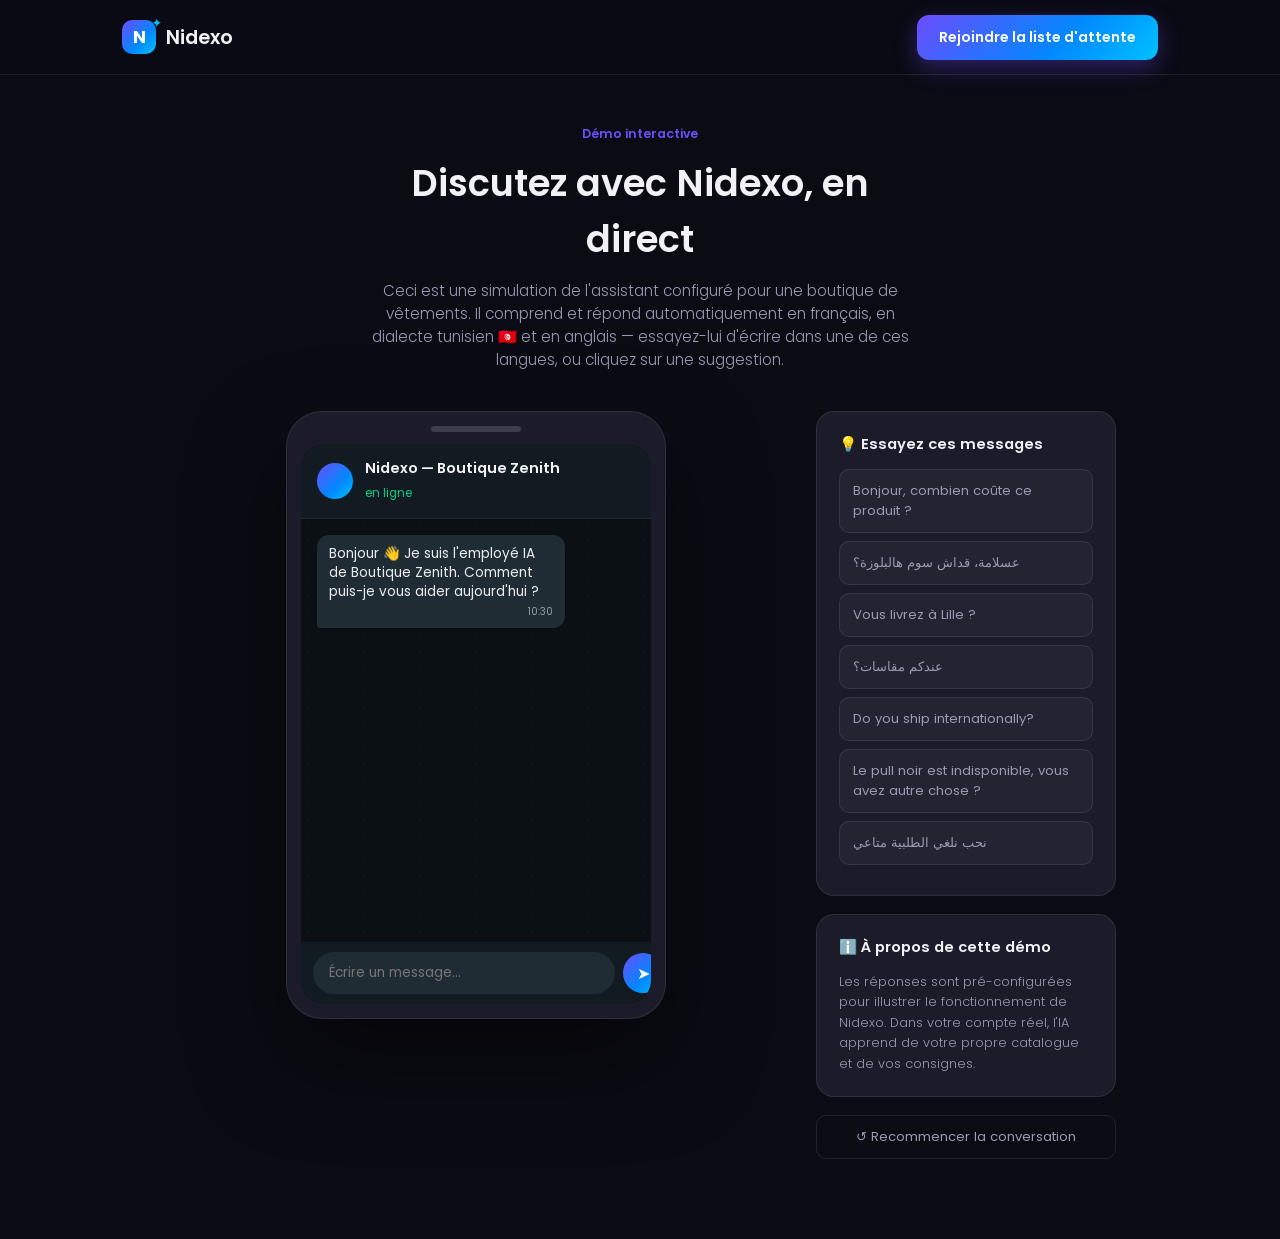
<file: demo-chat.html>
<!DOCTYPE html>
<html lang="fr">
<head>
<meta charset="UTF-8">
<meta name="viewport" content="width=device-width, initial-scale=1.0">
<title>Nidexo — Démo WhatsApp</title>
<link rel="preconnect" href="https://fonts.googleapis.com">
<link href="https://fonts.googleapis.com/css2?family=Poppins:wght@300;400;500;600;700&display=swap" rel="stylesheet">
<style>
  :root{
    --purple:#6C4DFF; --blue:#0288FF; --cyan:#00C2FF; --green:#00D084; --pink:#FF4D9D;
    --bg:#0B0B14; --card:#1B1B29; --line:rgba(255,255,255,0.09);
    --text:#F1F1F6; --text-dim:#9A9AB0; --text-faint:#65657A;
    --grad: linear-gradient(135deg, var(--purple), var(--blue) 60%, var(--cyan));
    --wa-bg:#0A1014;
  }
  *{box-sizing:border-box;margin:0;padding:0;}
  body{background:var(--bg);color:var(--text);font-family:'Poppins',sans-serif;font-weight:400;-webkit-font-smoothing:antialiased;min-height:100vh;}
  a{color:inherit;text-decoration:none;}
  .mark{width:34px;height:34px;border-radius:10px;background:var(--grad);display:flex;align-items:center;justify-content:center;position:relative;flex-shrink:0;}
  .mark::after{content:"N";font-weight:700;color:#fff;font-size:1.05rem;}
  .mark::before{content:"✦";position:absolute;top:-5px;right:-5px;font-size:0.7rem;color:var(--cyan);}
  .logo{display:flex;align-items:center;gap:10px;font-weight:600;font-size:1.2rem;}

  nav{position:sticky;top:0;z-index:100;background:rgba(11,11,20,0.85);backdrop-filter:blur(14px);border-bottom:1px solid var(--line);}
  nav .wrap{max-width:1100px;margin:0 auto;padding:0 32px;display:flex;align-items:center;justify-content:space-between;height:74px;}
  @media(max-width:640px){nav .wrap{padding:0 20px;}}
  .btn{display:inline-flex;align-items:center;gap:8px;padding:12px 22px;border-radius:12px;font-weight:600;font-size:0.88rem;cursor:pointer;border:none;font-family:inherit;}
  .btn-primary{background:var(--grad);color:#fff;box-shadow:0 8px 22px rgba(108,77,255,0.35);}

  .page{max-width:1000px;margin:0 auto;padding:50px 24px 80px;}
  .intro{text-align:center;max-width:560px;margin:0 auto 40px;}
  .intro .eyebrow{font-size:0.78rem;color:var(--purple);font-weight:600;margin-bottom:12px;}
  .intro h1{font-size:clamp(1.7rem,3.2vw,2.3rem);font-weight:600;margin-bottom:12px;}
  .intro p{color:var(--text-dim);font-weight:300;font-size:0.95rem;}

  .demo-grid{display:grid;grid-template-columns:1fr 300px;gap:28px;align-items:start;}
  @media(max-width:820px){.demo-grid{grid-template-columns:1fr;}}

  /* PHONE FRAME */
  .phone{max-width:380px;margin:0 auto;background:var(--card);border-radius:36px;border:1px solid var(--line);padding:14px;box-shadow:0 40px 90px rgba(0,0,0,0.5);}
  .phone-notch{width:90px;height:6px;background:rgba(255,255,255,0.15);border-radius:10px;margin:0 auto 12px;}
  .wa-window{background:var(--wa-bg);border-radius:24px;overflow:hidden;height:560px;display:flex;flex-direction:column;}
  .wa-header{background:#111B21;padding:14px 16px;display:flex;align-items:center;gap:12px;border-bottom:1px solid rgba(255,255,255,0.06);}
  .wa-header .av{width:36px;height:36px;border-radius:50%;background:var(--grad);flex-shrink:0;}
  .wa-header .meta b{display:block;font-size:0.9rem;font-weight:600;}
  .wa-header .meta span{font-size:0.72rem;color:var(--green);}
  .wa-body{flex:1;overflow-y:auto;padding:16px;display:flex;flex-direction:column;gap:8px;background-image:radial-gradient(rgba(255,255,255,0.02) 1px, transparent 1px);background-size:14px 14px;}
  .msg{max-width:78%;padding:9px 12px;border-radius:12px;font-size:0.85rem;line-height:1.4;position:relative;}
  .msg.in{align-self:flex-start;background:#1F2C34;color:#E9EDEF;border-bottom-left-radius:3px;}
  .msg.out{align-self:flex-end;background:#8B6CFF;color:#fff;border-bottom-right-radius:3px;}
  .msg .time{display:block;font-size:0.62rem;opacity:0.6;margin-top:4px;text-align:right;}
  .typing-ind{align-self:flex-start;display:flex;gap:4px;padding:10px 13px;background:#1F2C34;border-radius:12px;border-bottom-left-radius:3px;}
  .typing-ind span{width:5px;height:5px;border-radius:50%;background:#8b98a1;animation:blink 1s infinite ease-in-out;}
  .typing-ind span:nth-child(2){animation-delay:.15s;}
  .typing-ind span:nth-child(3){animation-delay:.3s;}
  @keyframes blink{0%,80%,100%{opacity:.3;}40%{opacity:1;}}
  .wa-input{background:#111B21;padding:10px 12px;display:flex;gap:8px;align-items:center;}
  .wa-input input{flex:1;background:#1F2C34;border:none;border-radius:22px;padding:11px 16px;color:#fff;font-family:inherit;font-size:0.85rem;}
  .wa-input input:focus{outline:none;}
  .wa-input button{width:40px;height:40px;border-radius:50%;background:var(--grad);border:none;color:#fff;font-size:1rem;cursor:pointer;flex-shrink:0;}

  /* SIDE : SUGGESTIONS */
  .side-card{background:var(--card);border:1px solid var(--line);border-radius:18px;padding:22px;margin-bottom:18px;}
  .side-card h3{font-size:0.92rem;font-weight:600;margin-bottom:14px;}
  .chip{display:block;width:100%;text-align:left;background:rgba(255,255,255,0.04);border:1px solid var(--line);border-radius:10px;padding:11px 13px;font-size:0.82rem;color:var(--text-dim);margin-bottom:8px;cursor:pointer;font-family:inherit;}
  .chip:hover{border-color:var(--purple);color:var(--text);}
  .reset-btn{width:100%;background:transparent;border:1px solid var(--line);color:var(--text-dim);border-radius:10px;padding:11px;font-size:0.82rem;cursor:pointer;font-family:inherit;}
  .reset-btn:hover{color:var(--text);}
</style>
</head>
<body>

<nav>
  <div class="wrap">
    <a href="index.html" class="logo"><div class="mark"></div>Nidexo</a>
    <a href="login.html" class="btn btn-primary">Rejoindre la liste d'attente</a>
  </div>
</nav>

<div class="page">
  <div class="intro">
    <div class="eyebrow">Démo interactive</div>
    <h1>Discutez avec Nidexo, en direct</h1>
    <p>Ceci est une simulation de l'assistant configuré pour une boutique de vêtements. Il comprend et répond automatiquement en français, en dialecte tunisien 🇹🇳 et en anglais — essayez-lui d'écrire dans une de ces langues, ou cliquez sur une suggestion.</p>
  </div>

  <div class="demo-grid">
    <div class="phone">
      <div class="phone-notch"></div>
      <div class="wa-window">
        <div class="wa-header">
          <div class="av"></div>
          <div class="meta"><b>Nidexo — Boutique Zenith</b><span id="statusText">en ligne</span></div>
        </div>
        <div class="wa-body" id="waBody">
          <div class="msg in">Bonjour 👋 Je suis l'employé IA de Boutique Zenith. Comment puis-je vous aider aujourd'hui ?<span class="time">10:30</span></div>
        </div>
        <div class="wa-input">
          <input type="text" id="msgInput" placeholder="Écrire un message…" onkeydown="if(event.key==='Enter') sendMessage()">
          <button onclick="sendMessage()">➤</button>
        </div>
      </div>
    </div>

    <div>
      <div class="side-card">
        <h3>💡 Essayez ces messages</h3>
        <button class="chip" onclick="quickSend('Bonjour, combien coûte ce produit ?')">Bonjour, combien coûte ce produit ?</button>
        <button class="chip" onclick="quickSend('عسلامة، قداش سوم هالبلوزة؟')">عسلامة، قداش سوم هالبلوزة؟</button>
        <button class="chip" onclick="quickSend('Vous livrez à Lille ?')">Vous livrez à Lille ?</button>
        <button class="chip" onclick="quickSend('عندكم مقاسات؟')">عندكم مقاسات؟</button>
        <button class="chip" onclick="quickSend('Do you ship internationally?')">Do you ship internationally?</button>
        <button class="chip" onclick="quickSend('Le pull noir est indisponible, vous avez autre chose ?')">Le pull noir est indisponible, vous avez autre chose ?</button>
        <button class="chip" onclick="quickSend('نحب نلغي الطلبية متاعي')">نحب نلغي الطلبية متاعي</button>
      </div>
      <div class="side-card">
        <h3>ℹ️ À propos de cette démo</h3>
        <p style="font-size:0.8rem;color:var(--text-dim);font-weight:300;line-height:1.6;">Les réponses sont pré-configurées pour illustrer le fonctionnement de Nidexo. Dans votre compte réel, l'IA apprend de votre propre catalogue et de vos consignes.</p>
      </div>
      <button class="reset-btn" onclick="resetChat()">↺ Recommencer la conversation</button>
    </div>
  </div>
</div>

<script>
  const waBody = document.getElementById('waBody');
  const msgInput = document.getElementById('msgInput');

 const rules = [
    {
        kws: ['prix', 'coûte', 'combien', 'som', 'قداش', 'سوم', 'price', 'cost'],
        fr: "Ce produit coûte 89 TND. Souhaitez-vous voir les autres couleurs disponibles ?",
        tn: "سومها 89 دينار 📦 تحب نثبتلك الألوان الأخرى المتوفرة؟",
        en: "This product costs 89 TND. Would you like to see the other available colors?"
    },
    {
        kws: ['livr', 'lille', 'sfax', 'livraison', 'ship', 'deliver', 'shipping', 'تنوصل', 'تنوصلوا'],
        fr: "Oui, absolument ! 🚚 Nous livrons à Lille et dans toute la France sous 48h. Souhaitez-vous passer une commande ?",
        tn: "إي، نوصلوا في كل تونس في ظرف 24 لـ 48 ساعة. تحب نحضرلك الطلبية؟",
        en: "Yes, we deliver anywhere in Tunisia within 24-48h. Would you like me to prepare your order?"
    },
    {
        kws: ['international', 'étranger', 'abroad', 'worldwide'],
        fr: "Oui ! Nous livrons à l'international vers certains pays. Dites-moi votre destination et je vérifie les options.",
        tn: "إي، نوصلوا لبرا تونس لبعض البلدان. قولي وين باش نثبتلك الإمكانيات.",
        en: "Yes! We ship internationally to select countries. Let me know your destination and I'll check the options."
    },
    { kws:['bonjour','salut','عسلامة','سلام','hello','hi'],
      fr:"Bonjour 👋 Ravi de vous aider ! Que cherchez-vous aujourd'hui ?",
      tn:"عسلامة 👋 أهلا بيك! شنية تحب تشري اليوم؟",
      en:"Hello 👋 Happy to help! What are you looking for today?" },
    { kws:['pas dispo','rupture','indisponible','plus de stock','out of stock','unavailable','ماعندكمش','ماما'],
      fr:"Ce modèle est en rupture pour le moment, mais j'ai une alternative très proche en stock, même coupe, coloris gris chiné. Je vous envoie la photo ?",
      tn:"هالموديل نفدلنا توا، أما عندي بديل قريب برشا منّو، نفس القصة، بلون رمادي. نبعثلك تصورتو؟",
      en:"This model is out of stock right now, but I have a very similar alternative in stock, same cut, heather grey. Should I send you the photo?" },
    { kws:['annuler','رجاع','نلغي','remboursement','retour','cancel','refund','return'],
      fr:"Pas de souci, j'ai lancé votre demande de retour et généré l'étiquette de renvoi. Vous recevrez le remboursement sous 5 jours après réception du colis.",
      tn:"ماكاش مشكل، عملتلك طلب الإرجاع وخلقتلك ملصق الطرد. الفلوس ترجعلك في 5 أيام بعد ما توصل الطردية.",
      en:"No worries, I've started your return request and generated the return label. You'll be refunded within 5 days after the parcel is received." },
    { kws:['merci','thanks','thank you','شكرا','يعيشك'],
      fr:"Avec plaisir 😊 N'hésitez pas si vous avez d'autres questions !",
      tn:"يعيشك 😊 حاضرين دايمًا كان عندك سؤال آخر!",
      en:"You're welcome 😊 Feel free to ask if you have any other questions!" }
  ];
  const fallback = {
    fr:"Bonne question ! D'après notre catalogue, je vous recommande notre modèle le plus populaire cette semaine — même style, disponible dans toutes les tailles. Voulez-vous que je vous envoie les détails ?",
    tn:"سؤال محلول 👌 نصحتك بالموديل الأكثر مبيعًا هالجمعة — نفس الستايل ومتوفر في كل المقاسات. تحب نبعثلك التفاصيل؟",
    en:"Good question! Based on our catalog, I'd recommend our most popular model this week — same style, available in every size. Want me to send you the details?"
  };
  const englishHints = ['the','you','do','is','are','how','what','please','need','want','have','ship','order','price','thanks','hello','hi'];

  function detectLang(text){
    if(/[\u0600-\u06FF]/.test(text)) return 'tn';
    const lower = ' ' + text.toLowerCase() + ' ';
    const hits = englishHints.filter(w => lower.includes(' ' + w + ' ')).length;
    return hits > 0 ? 'en' : 'fr';
  }

  function getTime(){
    const d = new Date();
    return d.getHours().toString().padStart(2,'0') + ':' + d.getMinutes().toString().padStart(2,'0');
  }

  function addMessage(text, who){
    const div = document.createElement('div');
    div.className = 'msg ' + who;
    div.innerHTML = text + '<span class="time">' + getTime() + '</span>';
    waBody.appendChild(div);
    waBody.scrollTop = waBody.scrollHeight;
  }

  function showTyping(){
    const t = document.createElement('div');
    t.className = 'typing-ind';
    t.id = 'typingInd';
    t.innerHTML = '<span></span><span></span><span></span>';
    waBody.appendChild(t);
    waBody.scrollTop = waBody.scrollHeight;
  }
  function hideTyping(){
    const t = document.getElementById('typingInd');
    if(t) t.remove();
  }

  function respond(userText){
    const lower = userText.toLowerCase();
    const lang = detectLang(userText);
    let match = rules.find(r => r.kws.some(k => lower.includes(k.toLowerCase())));
    showTyping();
    setTimeout(()=>{
      hideTyping();
      const reply = match ? match[lang] : fallback[lang];
      addMessage(reply, 'in');
    }, 900);
  }

  function sendMessage(){
    const val = msgInput.value.trim();
    if(!val) return;
    addMessage(val, 'out');
    msgInput.value = '';
    respond(val);
  }

  function quickSend(text){
    msgInput.value = text;
    sendMessage();
  }

  function resetChat(){
    waBody.innerHTML = '<div class="msg in">Bonjour 👋 Je suis l\'employé IA de Boutique Zenith. Comment puis-je vous aider aujourd\'hui ?<span class="time">' + getTime() + '</span></div>';
  }
</script>
</body>
</html>
</file>
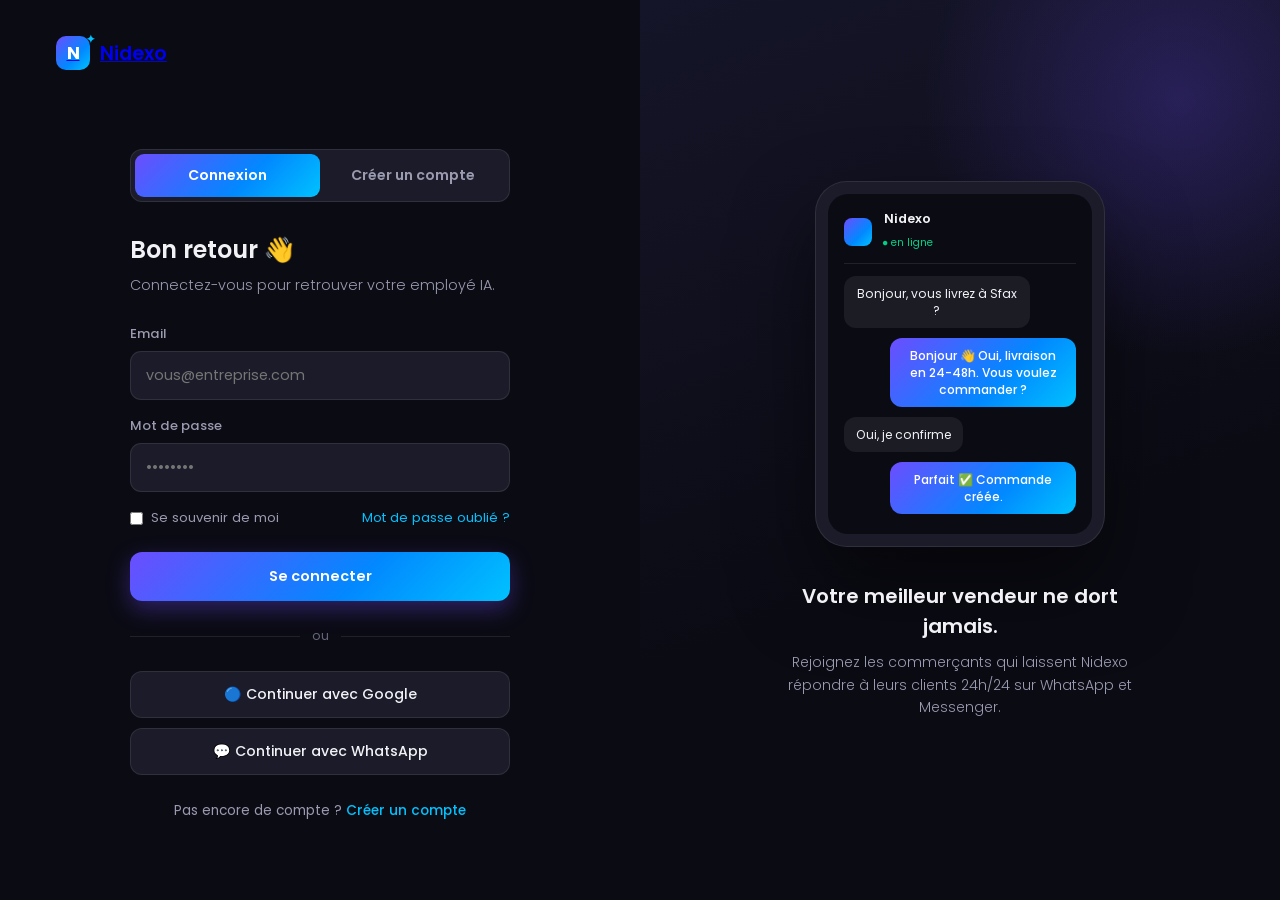
<file: login.html>
<!DOCTYPE html>
<html lang="fr">
<head>
<meta charset="UTF-8">
<meta name="viewport" content="width=device-width, initial-scale=1.0">
<title>Nidexo — Connexion</title>
<link rel="preconnect" href="https://fonts.googleapis.com">
<link href="https://fonts.googleapis.com/css2?family=Poppins:wght@300;400;500;600;700&display=swap" rel="stylesheet">
<style>
  :root{
    --purple:#6C4DFF; --blue:#0288FF; --cyan:#00C2FF; --green:#00D084; --pink:#FF4D9D;
    --bg:#0B0B14; --card:#1B1B29; --line:rgba(255,255,255,0.09);
    --text:#F1F1F6; --text-dim:#9A9AB0; --text-faint:#65657A;
    --grad: linear-gradient(135deg, var(--purple), var(--blue) 60%, var(--cyan));
  }
  *{box-sizing:border-box;margin:0;padding:0;}
  body{background:var(--bg);color:var(--text);font-family:'Poppins',sans-serif;font-weight:400;-webkit-font-smoothing:antialiased;}
  .mark{width:34px;height:34px;border-radius:10px;background:var(--grad);display:flex;align-items:center;justify-content:center;position:relative;flex-shrink:0;}
  .mark::after{content:"N";font-weight:700;color:#fff;font-size:1.05rem;}
  .mark::before{content:"✦";position:absolute;top:-5px;right:-5px;font-size:0.7rem;color:var(--cyan);}
  .logo{display:flex;align-items:center;gap:10px;font-weight:600;font-size:1.2rem;}

  .split{min-height:100vh;display:grid;grid-template-columns:1fr 1fr;}
  @media(max-width:900px){.split{grid-template-columns:1fr;}}

  /* LEFT : FORM */
  .form-side{display:flex;flex-direction:column;padding:36px 56px;}
  @media(max-width:560px){.form-side{padding:28px 24px;}}
  .form-wrap{max-width:380px;margin:auto;width:100%;}

  .tabs{display:flex;background:var(--card);border:1px solid var(--line);border-radius:12px;padding:4px;margin:36px 0 30px;}
  .tabs button{flex:1;border:none;background:none;color:var(--text-dim);font-family:inherit;font-weight:600;font-size:0.88rem;padding:11px;border-radius:9px;cursor:pointer;}
  .tabs button.active{background:var(--grad);color:#fff;}

  .form-wrap h1{font-size:1.5rem;font-weight:600;margin-bottom:8px;}
  .form-wrap p.sub{color:var(--text-dim);font-size:0.9rem;font-weight:300;margin-bottom:28px;}

  .field{margin-bottom:16px;}
  .field label{display:block;font-size:0.82rem;color:var(--text-dim);margin-bottom:7px;font-weight:500;}
  .field input{width:100%;background:var(--card);border:1px solid var(--line);border-radius:11px;padding:13px 15px;color:var(--text);font-family:inherit;font-size:0.9rem;}
  .field input:focus{outline:none;border-color:var(--purple);}
  .field-row{display:grid;grid-template-columns:1fr 1fr;gap:12px;}
  @media(max-width:460px){.field-row{grid-template-columns:1fr;}}

  .row-between{display:flex;justify-content:space-between;align-items:center;font-size:0.82rem;margin:6px 0 24px;}
  .row-between a{color:var(--cyan);text-decoration:none;}
  .checkline{display:flex;align-items:center;gap:8px;color:var(--text-dim);}
  .checkline input{accent-color:var(--purple);}

  .btn{display:inline-flex;align-items:center;justify-content:center;gap:8px;padding:14px 26px;border-radius:12px;font-weight:600;font-size:0.9rem;cursor:pointer;border:none;font-family:inherit;width:100%;transition:transform .18s ease;}
  .btn-primary{background:var(--grad);color:#fff;box-shadow:0 8px 22px rgba(108,77,255,0.35);}
  .btn-primary:hover{transform:translateY(-2px);}

  .divider{display:flex;align-items:center;gap:12px;margin:26px 0;color:var(--text-faint);font-size:0.78rem;}
  .divider::before,.divider::after{content:"";flex:1;height:1px;background:var(--line);}

  .btn-social{display:flex;align-items:center;justify-content:center;gap:10px;background:var(--card);border:1px solid var(--line);border-radius:12px;padding:12px;font-size:0.88rem;font-weight:500;cursor:pointer;color:var(--text);margin-bottom:10px;}
  .btn-social:hover{border-color:rgba(255,255,255,0.2);}

  .switch-text{text-align:center;font-size:0.85rem;color:var(--text-dim);margin-top:26px;}
  .switch-text a{color:var(--cyan);text-decoration:none;font-weight:500;cursor:pointer;}

  .terms-note{font-size:0.75rem;color:var(--text-faint);margin-top:18px;line-height:1.5;text-align:center;}
  .terms-note a{color:var(--text-dim);}

  /* RIGHT : SHOWCASE */
  .showcase{background:linear-gradient(160deg,#151529,#0B0B14 60%);display:flex;flex-direction:column;justify-content:center;align-items:center;padding:60px;position:relative;overflow:hidden;}
  @media(max-width:900px){.showcase{display:none;}}
  .showcase::before{content:"";position:absolute;width:520px;height:520px;background:radial-gradient(circle,rgba(108,77,255,0.25),transparent 70%);top:-160px;right:-160px;}
  .showcase-inner{position:relative;max-width:380px;text-align:center;}
  .phone{width:290px;background:var(--card);border-radius:32px;border:1px solid var(--line);padding:12px;box-shadow:0 40px 80px rgba(0,0,0,0.5);margin:0 auto 34px;}
  .phone-screen{background:var(--bg);border-radius:20px;overflow:hidden;min-height:340px;padding:16px;display:flex;flex-direction:column;gap:10px;}
  .chat-header{display:flex;align-items:center;gap:10px;padding-bottom:10px;border-bottom:1px solid var(--line);margin-bottom:2px;}
  .chat-header .av{width:28px;height:28px;border-radius:8px;background:var(--grad);}
  .chat-header .meta b{display:block;font-size:0.8rem;font-weight:600;}
  .chat-header .meta span{color:var(--green);font-size:0.65rem;}
  .bubble{max-width:80%;padding:9px 12px;border-radius:12px;font-size:0.76rem;line-height:1.4;}
  .bubble.in{align-self:flex-start;background:rgba(255,255,255,0.07);}
  .bubble.out{align-self:flex-end;background:var(--grad);color:#fff;font-weight:500;}
  .showcase-inner h2{font-size:1.25rem;font-weight:600;margin-bottom:10px;}
  .showcase-inner p{color:var(--text-dim);font-size:0.88rem;font-weight:300;line-height:1.6;}
</style>
</head>
<body>

<div class="split">

  <!-- LEFT : FORM -->
  <div class="form-side">
    <a href="index.html" class="logo"><div class="mark"></div>Nidexo</a>

    <div class="form-wrap">
      <div class="tabs">
        <button class="active" onclick="setMode('login')">Connexion</button>
        <button onclick="setMode('signup')">Créer un compte</button>
      </div>

      <!-- LOGIN -->
      <div id="loginForm">
        <h1>Bon retour 👋</h1>
        <p class="sub">Connectez-vous pour retrouver votre employé IA.</p>

        <div class="field"><label>Email</label><input type="email" placeholder="vous@entreprise.com"></div>
        <div class="field"><label>Mot de passe</label><input type="password" placeholder="••••••••"></div>

        <div class="row-between">
          <label class="checkline"><input type="checkbox">Se souvenir de moi</label>
          <a href="#">Mot de passe oublié ?</a>
        </div>

        <button class="btn btn-primary">Se connecter</button>

        <div class="divider">ou</div>
        <div class="btn-social">🔵 Continuer avec Google</div>
        <div class="btn-social">💬 Continuer avec WhatsApp</div>

        <div class="switch-text">Pas encore de compte ? <a onclick="setMode('signup')">Créer un compte</a></div>
      </div>

      <!-- SIGNUP -->
      <div id="signupForm" style="display:none;">
        <h1>Créons votre employé IA 🚀</h1>
        <p class="sub">Ça prend moins de 5 minutes, sans carte bancaire.</p>

        <div class="field"><label>Nom complet</label><input type="text" placeholder="Marouen Ben Salah"></div>
        <div class="field"><label>Nom de l'entreprise</label><input type="text" placeholder="Boutique Zenith"></div>
        <div class="field-row">
          <div class="field"><label>Email</label><input type="email" placeholder="vous@entreprise.com"></div>
          <div class="field"><label>WhatsApp</label><input type="tel" placeholder="+216 ..."></div>
        </div>
        <div class="field"><label>Mot de passe</label><input type="password" placeholder="8 caractères minimum"></div>

        <div class="row-between" style="margin-top:2px;">
          <label class="checkline"><input type="checkbox" checked>J'accepte les <a href="terms.html">conditions d'utilisation</a></label>
        </div>

        <button class="btn btn-primary" onclick="window.location.href='onboarding.html'">Créer mon compte</button>

        <div class="divider">ou</div>
        <div class="btn-social">🔵 S'inscrire avec Google</div>

        <div class="switch-text">Déjà un compte ? <a onclick="setMode('login')">Se connecter</a></div>
        <div class="terms-note">En créant un compte, vous acceptez nos <a href="terms.html">conditions d'utilisation</a> et notre <a href="privacy.html">politique de confidentialité</a>.</div>
      </div>
    </div>
  </div>

  <!-- RIGHT : SHOWCASE -->
  <div class="showcase">
    <div class="showcase-inner">
      <div class="phone">
        <div class="phone-screen">
          <div class="chat-header">
            <div class="av"></div>
            <div class="meta"><b>Nidexo</b><span>● en ligne</span></div>
          </div>
          <div class="bubble in">Bonjour, vous livrez à Sfax ?</div>
          <div class="bubble out">Bonjour 👋 Oui, livraison en 24-48h. Vous voulez commander ?</div>
          <div class="bubble in">Oui, je confirme</div>
          <div class="bubble out">Parfait ✅ Commande créée.</div>
        </div>
      </div>
      <h2>Votre meilleur vendeur ne dort jamais.</h2>
      <p>Rejoignez les commerçants qui laissent Nidexo répondre à leurs clients 24h/24 sur WhatsApp et Messenger.</p>
    </div>
  </div>

</div>

<script>
  function setMode(mode){
    const isLogin = mode === 'login';
    document.getElementById('loginForm').style.display = isLogin ? 'block' : 'none';
    document.getElementById('signupForm').style.display = isLogin ? 'none' : 'block';
    document.querySelectorAll('.tabs button').forEach((b,i)=> b.classList.toggle('active', (i===0)===isLogin));
  }
</script>
</body>
</html>
</file>
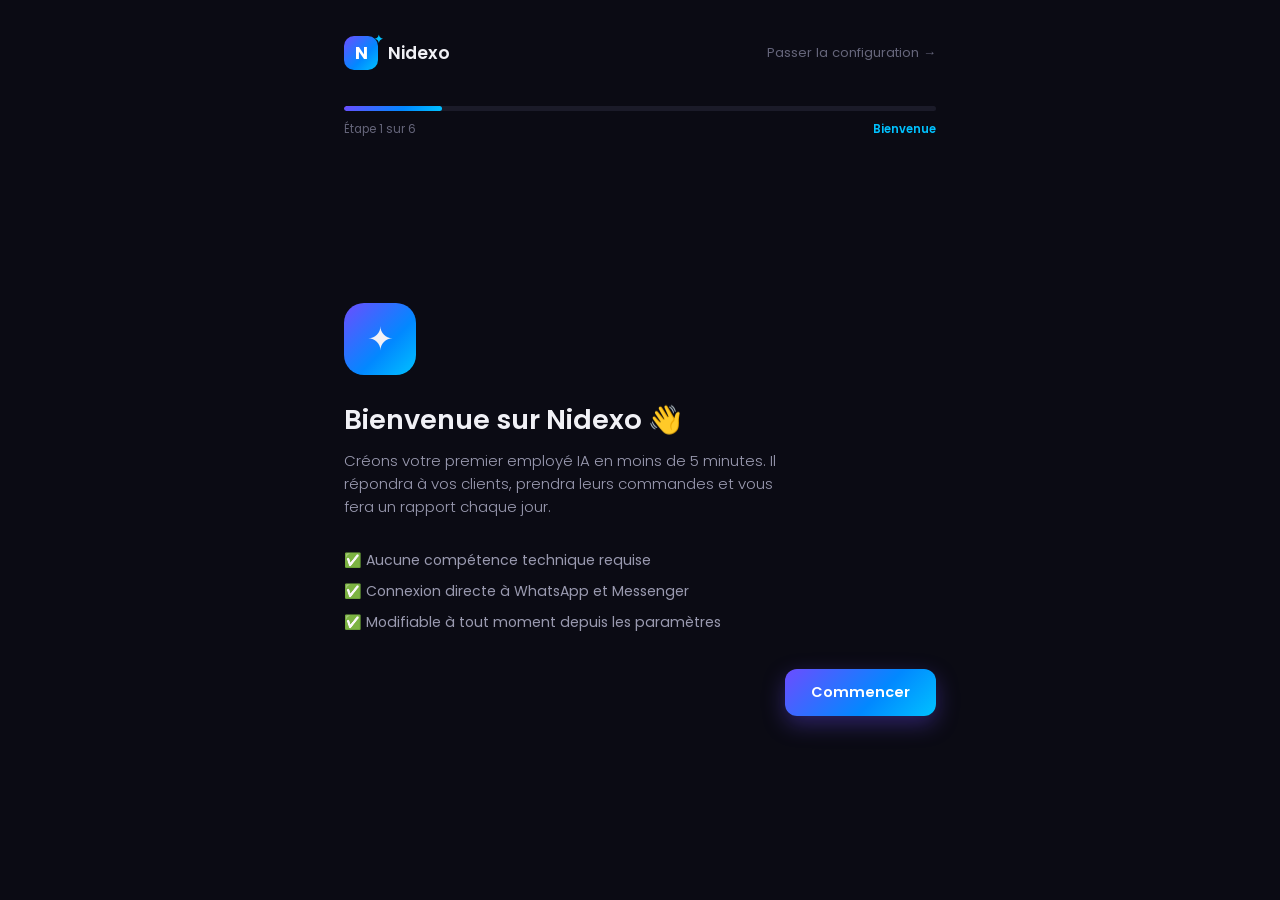
<file: onboarding.html>
<!DOCTYPE html>
<html lang="fr">
<head>
<meta charset="UTF-8">
<meta name="viewport" content="width=device-width, initial-scale=1.0">
<title>Nidexo — Configuration de votre employé IA</title>
<link rel="preconnect" href="https://fonts.googleapis.com">
<link href="https://fonts.googleapis.com/css2?family=Poppins:wght@300;400;500;600;700&display=swap" rel="stylesheet">
<style>
  :root{
    --purple:#6C4DFF; --blue:#0288FF; --cyan:#00C2FF; --green:#00D084; --pink:#FF4D9D;
    --bg:#0B0B14; --card:#1B1B29; --card-soft:#17172380; --line:rgba(255,255,255,0.09);
    --text:#F1F1F6; --text-dim:#9A9AB0; --text-faint:#65657A;
    --grad: linear-gradient(135deg, var(--purple), var(--blue) 60%, var(--cyan));
  }
  *{box-sizing:border-box;margin:0;padding:0;}
  body{background:var(--bg);color:var(--text);font-family:'Poppins',sans-serif;font-weight:400;min-height:100vh;-webkit-font-smoothing:antialiased;}
  .mark{width:34px;height:34px;border-radius:10px;background:var(--grad);display:flex;align-items:center;justify-content:center;position:relative;flex-shrink:0;}
  .mark::after{content:"N";font-weight:700;color:#fff;font-size:1.05rem;}
  .mark::before{content:"✦";position:absolute;top:-5px;right:-5px;font-size:0.7rem;color:var(--cyan);}

  .shell{max-width:640px;margin:0 auto;padding:36px 24px 60px;min-height:100vh;display:flex;flex-direction:column;}
  .top{display:flex;align-items:center;justify-content:space-between;margin-bottom:36px;}
  .logo{display:flex;align-items:center;gap:10px;font-weight:600;font-size:1.1rem;}
  .skip{font-size:0.82rem;color:var(--text-faint);cursor:pointer;}

  /* PROGRESS */
  .progress-track{height:5px;background:var(--card);border-radius:100px;overflow:hidden;margin-bottom:10px;}
  .progress-fill{height:100%;background:var(--grad);border-radius:100px;transition:width .4s ease;width:16.6%;}
  .steps-label{display:flex;justify-content:space-between;font-size:0.72rem;color:var(--text-faint);margin-bottom:40px;}
  .steps-label span.current{color:var(--cyan);font-weight:600;}

  .stage{flex:1;display:flex;flex-direction:column;justify-content:center;}
  .step{display:none;animation:fadeIn .4s ease;}
  .step.active{display:block;}
  @keyframes fadeIn{from{opacity:0;transform:translateY(10px);}to{opacity:1;transform:translateY(0);}}

  .step-eyebrow{font-size:0.78rem;color:var(--purple);font-weight:600;margin-bottom:12px;}
  .step h1{font-size:1.7rem;font-weight:600;line-height:1.25;margin-bottom:12px;}
  .step p.sub{color:var(--text-dim);font-size:0.94rem;font-weight:300;margin-bottom:32px;max-width:460px;}

  /* WELCOME STEP */
  .welcome-icon{width:72px;height:72px;border-radius:20px;background:var(--grad);display:flex;align-items:center;justify-content:center;font-size:2rem;margin-bottom:28px;}
  .welcome-list{display:flex;flex-direction:column;gap:10px;margin:28px 0 6px;}
  .welcome-list div{display:flex;align-items:center;gap:10px;font-size:0.88rem;color:var(--text-dim);}

  /* FORM FIELDS */
  .field{margin-bottom:18px;}
  .field label{display:block;font-size:0.82rem;color:var(--text-dim);margin-bottom:7px;font-weight:500;}
  .field input, .field select{width:100%;background:var(--card);border:1px solid var(--line);border-radius:11px;padding:13px 15px;color:var(--text);font-family:inherit;font-size:0.92rem;}
  .field input:focus, .field select:focus{outline:none;border-color:var(--purple);}
  .field-row{display:grid;grid-template-columns:1fr 1fr;gap:14px;}
  @media(max-width:520px){.field-row{grid-template-columns:1fr;}}

  /* CHOICE CARDS (channels, import, style) */
  .choice-grid{display:flex;flex-direction:column;gap:12px;}
  .choice-grid.two-col{display:grid;grid-template-columns:1fr 1fr;gap:12px;}
  @media(max-width:520px){.choice-grid.two-col{grid-template-columns:1fr;}}
  .choice{display:flex;align-items:center;gap:14px;background:var(--card);border:1px solid var(--line);border-radius:14px;padding:16px 18px;cursor:pointer;transition:border-color .15s ease, background .15s ease;}
  .choice:hover{border-color:rgba(108,77,255,0.4);}
  .choice.selected{border-color:var(--purple);background:linear-gradient(90deg, rgba(108,77,255,0.12), rgba(2,136,255,0.04));}
  .choice.disabled{opacity:0.4;cursor:not-allowed;}
  .choice .ic{font-size:1.3rem;width:28px;text-align:center;flex-shrink:0;}
  .choice .meta{flex:1;}
  .choice .meta b{display:block;font-size:0.92rem;font-weight:600;}
  .choice .meta span{font-size:0.78rem;color:var(--text-faint);}
  .checkbox{width:20px;height:20px;border-radius:6px;border:1.5px solid var(--line);flex-shrink:0;display:flex;align-items:center;justify-content:center;font-size:0.7rem;color:#fff;}
  .choice.selected .checkbox{background:var(--grad);border-color:transparent;}
  .tag-soon{font-size:0.66rem;background:rgba(255,255,255,0.06);border:1px solid var(--line);padding:2px 8px;border-radius:100px;margin-left:auto;color:var(--text-faint);}

  /* STYLE CARDS (personality) */
  .style-grid{display:grid;grid-template-columns:1fr 1fr;gap:12px;}
  @media(max-width:520px){.style-grid{grid-template-columns:1fr;}}
  .style-card{background:var(--card);border:1px solid var(--line);border-radius:14px;padding:18px;cursor:pointer;text-align:center;transition:border-color .15s ease;}
  .style-card:hover{border-color:rgba(108,77,255,0.4);}
  .style-card.selected{border-color:var(--purple);background:linear-gradient(180deg, rgba(108,77,255,0.12), transparent);}
  .style-card .em{font-size:1.4rem;margin-bottom:8px;}
  .style-card b{font-size:0.86rem;font-weight:600;}

  .name-suggest{display:flex;gap:8px;flex-wrap:wrap;margin-top:10px;}
  .name-chip{font-size:0.8rem;background:var(--card);border:1px solid var(--line);padding:7px 14px;border-radius:100px;cursor:pointer;color:var(--text-dim);}
  .name-chip:hover{border-color:var(--purple);color:var(--text);}

  .toggle-row{display:flex;align-items:center;justify-content:space-between;background:var(--card);border:1px solid var(--line);border-radius:14px;padding:16px 18px;margin-top:14px;}
  .toggle-row .meta b{display:block;font-size:0.9rem;font-weight:600;}
  .toggle-row .meta span{font-size:0.78rem;color:var(--text-faint);}
  .switch{width:44px;height:26px;border-radius:100px;background:var(--line);position:relative;cursor:pointer;flex-shrink:0;transition:background .2s ease;}
  .switch.on{background:var(--grad);}
  .switch::after{content:"";position:absolute;top:3px;left:3px;width:20px;height:20px;border-radius:50%;background:#fff;transition:transform .2s ease;}
  .switch.on::after{transform:translateX(18px);}

  /* NAV BUTTONS */
  .nav-row{display:flex;justify-content:space-between;align-items:center;margin-top:36px;}
  .btn{display:inline-flex;align-items:center;gap:8px;padding:13px 26px;border-radius:12px;font-weight:600;font-size:0.9rem;cursor:pointer;border:none;font-family:inherit;transition:transform .18s ease, box-shadow .18s ease;}
  .btn-primary{background:var(--grad);color:#fff;box-shadow:0 8px 22px rgba(108,77,255,0.35);}
  .btn-primary:hover{transform:translateY(-2px);}
  .btn-ghost{background:transparent;color:var(--text-dim);border:1px solid var(--line);}
  .btn-ghost:hover{color:var(--text);}
  .btn-full{width:100%;justify-content:center;}

  /* FINAL / COMPLETION STEP */
  .done-card{background:var(--card);border:1px solid var(--line);border-radius:20px;padding:30px;margin-top:10px;}
  .done-hello{font-size:0.85rem;color:var(--text-dim);}
  .done-name{font-size:1.3rem;font-weight:600;margin-top:4px;}
  .done-sub{font-size:0.88rem;color:var(--text-dim);margin-top:10px;line-height:1.5;}
  .done-stats{display:grid;grid-template-columns:1fr 1fr;gap:10px;margin-top:20px;}
  .stat-chip{background:rgba(255,255,255,0.04);border:1px solid var(--line);border-radius:14px;padding:14px;}
  .stat-chip .num{font-size:1.25rem;font-weight:700;color:var(--purple);}
  .stat-chip:nth-child(2) .num{color:var(--blue);}
  .stat-chip:nth-child(3) .num{color:var(--green);}
  .stat-chip:nth-child(4) .num{color:var(--pink);}
  .stat-chip .lbl{font-size:0.72rem;color:var(--text-faint);margin-top:2px;}
</style>
</head>
<body>

<div class="shell">
  <div class="top">
    <div class="logo"><div class="mark"></div>Nidexo</div>
    <div class="skip" onclick="goStep(6)">Passer la configuration →</div>
  </div>

  <div class="progress-track"><div class="progress-fill" id="progressFill"></div></div>
  <div class="steps-label">
    <span id="stepText">Étape 1 sur 6</span>
    <span id="stepName" class="current">Bienvenue</span>
  </div>

  <div class="stage">

    <!-- STEP 1 : WELCOME -->
    <div class="step active" data-step="1">
      <div class="welcome-icon">✦</div>
      <h1>Bienvenue sur Nidexo 👋</h1>
      <p class="sub">Créons votre premier employé IA en moins de 5 minutes. Il répondra à vos clients, prendra leurs commandes et vous fera un rapport chaque jour.</p>
      <div class="welcome-list">
        <div>✅ Aucune compétence technique requise</div>
        <div>✅ Connexion directe à WhatsApp et Messenger</div>
        <div>✅ Modifiable à tout moment depuis les paramètres</div>
      </div>
      <div class="nav-row" style="justify-content:flex-end;">
        <button class="btn btn-primary" onclick="goStep(2)">Commencer</button>
      </div>
    </div>

    <!-- STEP 2 : ENTREPRISE -->
    <div class="step" data-step="2">
      <div class="step-eyebrow">Étape 2</div>
      <h1>Parlez-nous de votre entreprise</h1>
      <p class="sub">Ces informations aident Nidexo à se présenter correctement à vos clients.</p>
      <div class="field">
        <label>Nom de l'entreprise</label>
        <input type="text" placeholder="Ex. Boutique Zenith">
      </div>
      <div class="field-row">
        <div class="field">
          <label>Secteur</label>
          <select>
            <option>Mode &amp; Vêtements</option>
            <option>Restauration</option>
            <option>Beauté &amp; Cosmétiques</option>
            <option>Électronique</option>
            <option>Santé &amp; Pharmacie</option>
            <option>Autre</option>
          </select>
        </div>
        <div class="field">
          <label>Pays</label>
          <select>
            <option>Tunisie</option>
            <option>Algérie</option>
            <option>Maroc</option>
            <option>France</option>
            <option>Autre</option>
          </select>
        </div>
      </div>
      <div class="field">
        <label>Devise</label>
        <select>
          <option>TND — Dinar tunisien</option>
          <option>EUR — Euro</option>
          <option>USD — Dollar américain</option>
        </select>
      </div>
      <div class="nav-row">
        <button class="btn btn-ghost" onclick="goStep(1)">← Retour</button>
        <button class="btn btn-primary" onclick="goStep(3)">Continuer</button>
      </div>
    </div>

    <!-- STEP 3 : CANAUX -->
    <div class="step" data-step="3">
      <div class="step-eyebrow">Étape 3</div>
      <h1>Choisissez vos canaux</h1>
      <p class="sub">Nidexo peut répondre sur plusieurs canaux à la fois. Vous pourrez en ajouter d'autres plus tard.</p>
      <div class="choice-grid">
        <div class="choice selected" onclick="toggleChoice(this)">
          <div class="ic">💬</div>
          <div class="meta"><b>WhatsApp Business</b><span>Le canal principal pour vos clients en Tunisie</span></div>
          <div class="checkbox">✓</div>
        </div>
        <div class="choice selected" onclick="toggleChoice(this)">
          <div class="ic">✉️</div>
          <div class="meta"><b>Messenger</b><span>Vos clients Facebook</span></div>
          <div class="checkbox">✓</div>
        </div>
        <div class="choice disabled">
          <div class="ic">📷</div>
          <div class="meta"><b>Instagram</b><span>Bientôt disponible</span></div>
          <div class="tag-soon">Soon</div>
        </div>
        <div class="choice disabled">
          <div class="ic">✈️</div>
          <div class="meta"><b>Telegram</b><span>Bientôt disponible</span></div>
          <div class="tag-soon">Soon</div>
        </div>
      </div>
      <div class="nav-row">
        <button class="btn btn-ghost" onclick="goStep(2)">← Retour</button>
        <button class="btn btn-primary" onclick="goStep(4)">Continuer</button>
      </div>
    </div>

    <!-- STEP 4 : PRODUITS -->
    <div class="step" data-step="4">
      <div class="step-eyebrow">Étape 4</div>
      <h1>Importez vos produits</h1>
      <p class="sub">Nidexo a besoin de connaître votre catalogue pour répondre à vos clients. Choisissez une méthode — vous pourrez en changer plus tard.</p>
      <div class="choice-grid two-col">
        <div class="choice" onclick="selectOnly(this)">
          <div class="ic">📄</div>
          <div class="meta"><b>Fichier CSV</b><span>Import rapide</span></div>
        </div>
        <div class="choice" onclick="selectOnly(this)">
          <div class="ic">🛒</div>
          <div class="meta"><b>Shopify</b><span>Synchronisation auto</span></div>
        </div>
        <div class="choice" onclick="selectOnly(this)">
          <div class="ic">🧩</div>
          <div class="meta"><b>WooCommerce</b><span>Synchronisation auto</span></div>
        </div>
        <div class="choice selected" onclick="selectOnly(this)">
          <div class="ic">✍️</div>
          <div class="meta"><b>Ajouter manuellement</b><span>Produit par produit</span></div>
        </div>
      </div>
      <div class="nav-row">
        <button class="btn btn-ghost" onclick="goStep(3)">← Retour</button>
        <button class="btn btn-primary" onclick="goStep(5)">Continuer</button>
      </div>
    </div>

    <!-- STEP 5 : PERSONNALISATION IA -->
    <div class="step" data-step="5">
      <div class="step-eyebrow">Étape 5</div>
      <h1>Personnalisez votre IA</h1>
      <p class="sub">Donnez un nom à votre employé et choisissez son style de communication.</p>
      <div class="field">
        <label>Nom de l'assistant</label>
        <input type="text" id="assistantName" placeholder="Ex. Nora">
        <div class="name-suggest">
          <div class="name-chip" onclick="setName('Nora')">Nora</div>
          <div class="name-chip" onclick="setName('Lina')">Lina</div>
          <div class="name-chip" onclick="setName('Alex')">Alex</div>
          <div class="name-chip" onclick="setName('Yasmine')">Yasmine</div>
        </div>
      </div>
      <div class="field" style="margin-top:26px;">
        <label>Style de réponse</label>
        <div class="style-grid">
          <div class="style-card selected" onclick="selectStyle(this)"><div class="em">💼</div><b>Professionnel</b></div>
          <div class="style-card" onclick="selectStyle(this)"><div class="em">😊</div><b>Amical</b></div>
          <div class="style-card" onclick="selectStyle(this)"><div class="em">🛍️</div><b>Commercial</b></div>
          <div class="style-card" onclick="selectStyle(this)"><div class="em">✨</div><b>Premium</b></div>
        </div>
      </div>
      <div class="nav-row">
        <button class="btn btn-ghost" onclick="goStep(4)">← Retour</button>
        <button class="btn btn-primary" onclick="goStep(6)">Continuer</button>
      </div>
    </div>

    <!-- STEP 6 : LANGUES -->
    <div class="step" data-step="6">
      <div class="step-eyebrow">Étape 6</div>
      <h1>Langues</h1>
      <p class="sub">Choisissez les langues que votre employé IA doit comprendre.</p>
      <div class="choice-grid">
        <div class="choice selected" onclick="toggleChoice(this)">
          <div class="ic">🇫🇷</div><div class="meta"><b>Français</b></div><div class="checkbox">✓</div>
        </div>
        <div class="choice selected" onclick="toggleChoice(this)">
          <div class="ic">🇹🇳</div><div class="meta"><b>العربية</b></div><div class="checkbox">✓</div>
        </div>
        <div class="choice selected" onclick="toggleChoice(this)">
          <div class="ic">🇬🇧</div><div class="meta"><b>English</b></div><div class="checkbox">✓</div>
        </div>
      </div>
      <div class="toggle-row">
        <div class="meta"><b>🔄 Détection automatique</b><span>Nidexo répond dans la langue utilisée par le client</span></div>
        <div class="switch on" onclick="this.classList.toggle('on')"></div>
      </div>
      <div class="nav-row">
        <button class="btn btn-ghost" onclick="goStep(5)">← Retour</button>
        <button class="btn btn-primary" onclick="goStep(7)">Terminer la configuration</button>
      </div>
    </div>

    <!-- STEP 7 : DONE -->
    <div class="step" data-step="7">
      <div class="welcome-icon" style="font-size:1.8rem;">🎉</div>
      <h1>Votre employé IA est prêt !</h1>
      <p class="sub">Il commence dès maintenant à surveiller vos canaux. Voici à quoi ressemblera votre rapport quotidien.</p>
      <div class="done-card">
        <div class="done-hello">Bonjour 👋</div>
        <div class="done-name" id="doneName">Marouen</div>
        <div class="done-sub">Pendant votre absence, <span id="doneAssistant">votre assistant</span> a :</div>
        <div class="done-stats">
          <div class="stat-chip"><div class="num">58</div><div class="lbl">💬 Clients répondus</div></div>
          <div class="stat-chip"><div class="num">14</div><div class="lbl">🛒 Commandes générées</div></div>
          <div class="stat-chip"><div class="num">3 120 TND</div><div class="lbl">💰 Ventes réalisées</div></div>
          <div class="stat-chip"><div class="num">97%</div><div class="lbl">⭐ Satisfaction</div></div>
        </div>
      </div>
      <div class="nav-row" style="justify-content:center;">
        <button class="btn btn-primary btn-full" onclick="alert('Direction : Tableau de bord →')">📋 Voir mon rapport complet</button>
      </div>
    </div>

  </div>
</div>

<script>
  const stepNames = {1:"Bienvenue",2:"Entreprise",3:"Canaux",4:"Produits",5:"Personnalisation IA",6:"Langues",7:"Terminé"};
  let current = 1;

  function goStep(n){
    document.querySelector(`.step[data-step="${current}"]`).classList.remove('active');
    current = n;
    document.querySelector(`.step[data-step="${current}"]`).classList.add('active');

    const pct = Math.min(current,6) / 6 * 100;
    document.getElementById('progressFill').style.width = pct + '%';

    if(current <= 6){
      document.getElementById('stepText').textContent = `Étape ${current} sur 6`;
      document.getElementById('stepName').textContent = stepNames[current];
    } else {
      document.getElementById('stepText').textContent = `Configuration terminée`;
      document.getElementById('stepName').textContent = "🎉";
      const name = document.getElementById('assistantName').value || 'votre assistant';
      document.getElementById('doneAssistant').textContent = name;
    }
    window.scrollTo({top:0, behavior:'smooth'});
  }

  function toggleChoice(el){
    el.classList.toggle('selected');
    const box = el.querySelector('.checkbox');
    box.textContent = el.classList.contains('selected') ? '✓' : '';
  }

  function selectOnly(el){
    el.parentElement.querySelectorAll('.choice').forEach(c => c.classList.remove('selected'));
    el.classList.add('selected');
  }

  function selectStyle(el){
    el.parentElement.querySelectorAll('.style-card').forEach(c => c.classList.remove('selected'));
    el.classList.add('selected');
  }

  function setName(name){
    document.getElementById('assistantName').value = name;
  }
</script>
</body>
</html>
</file>
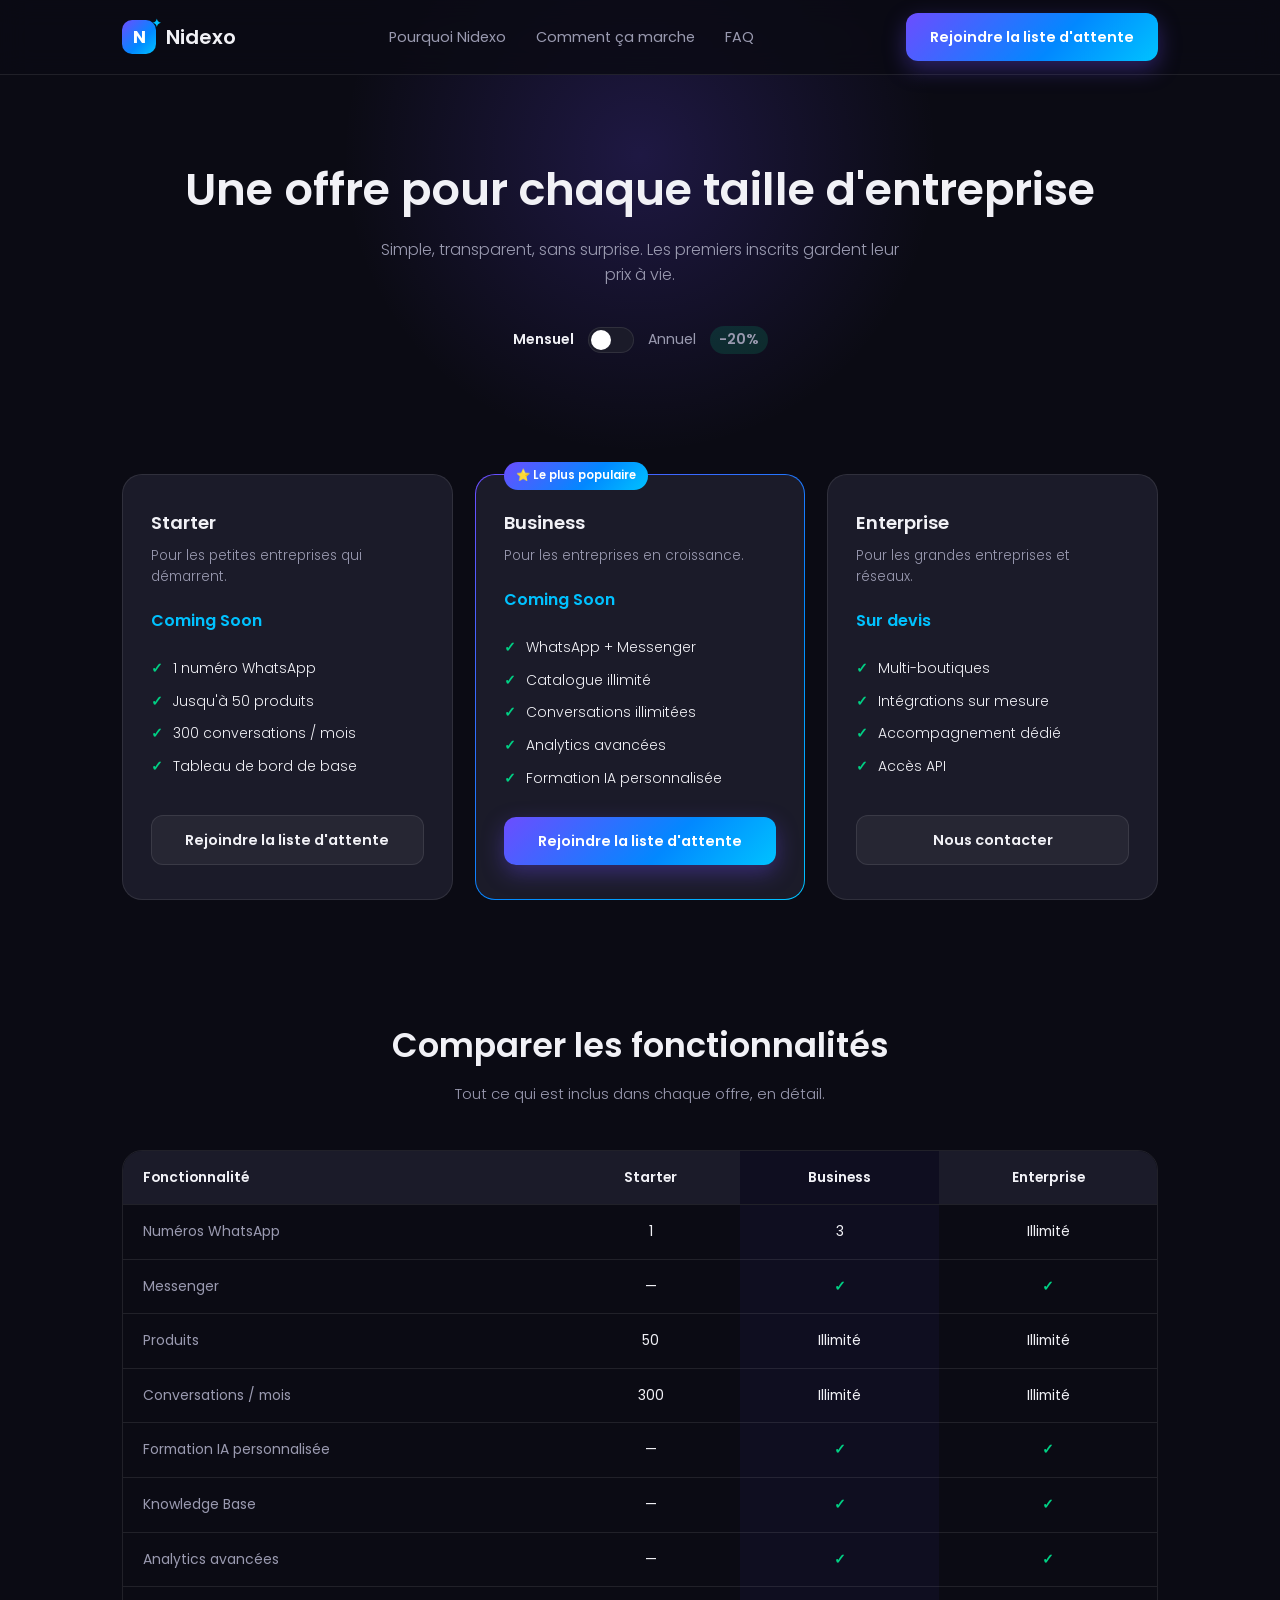
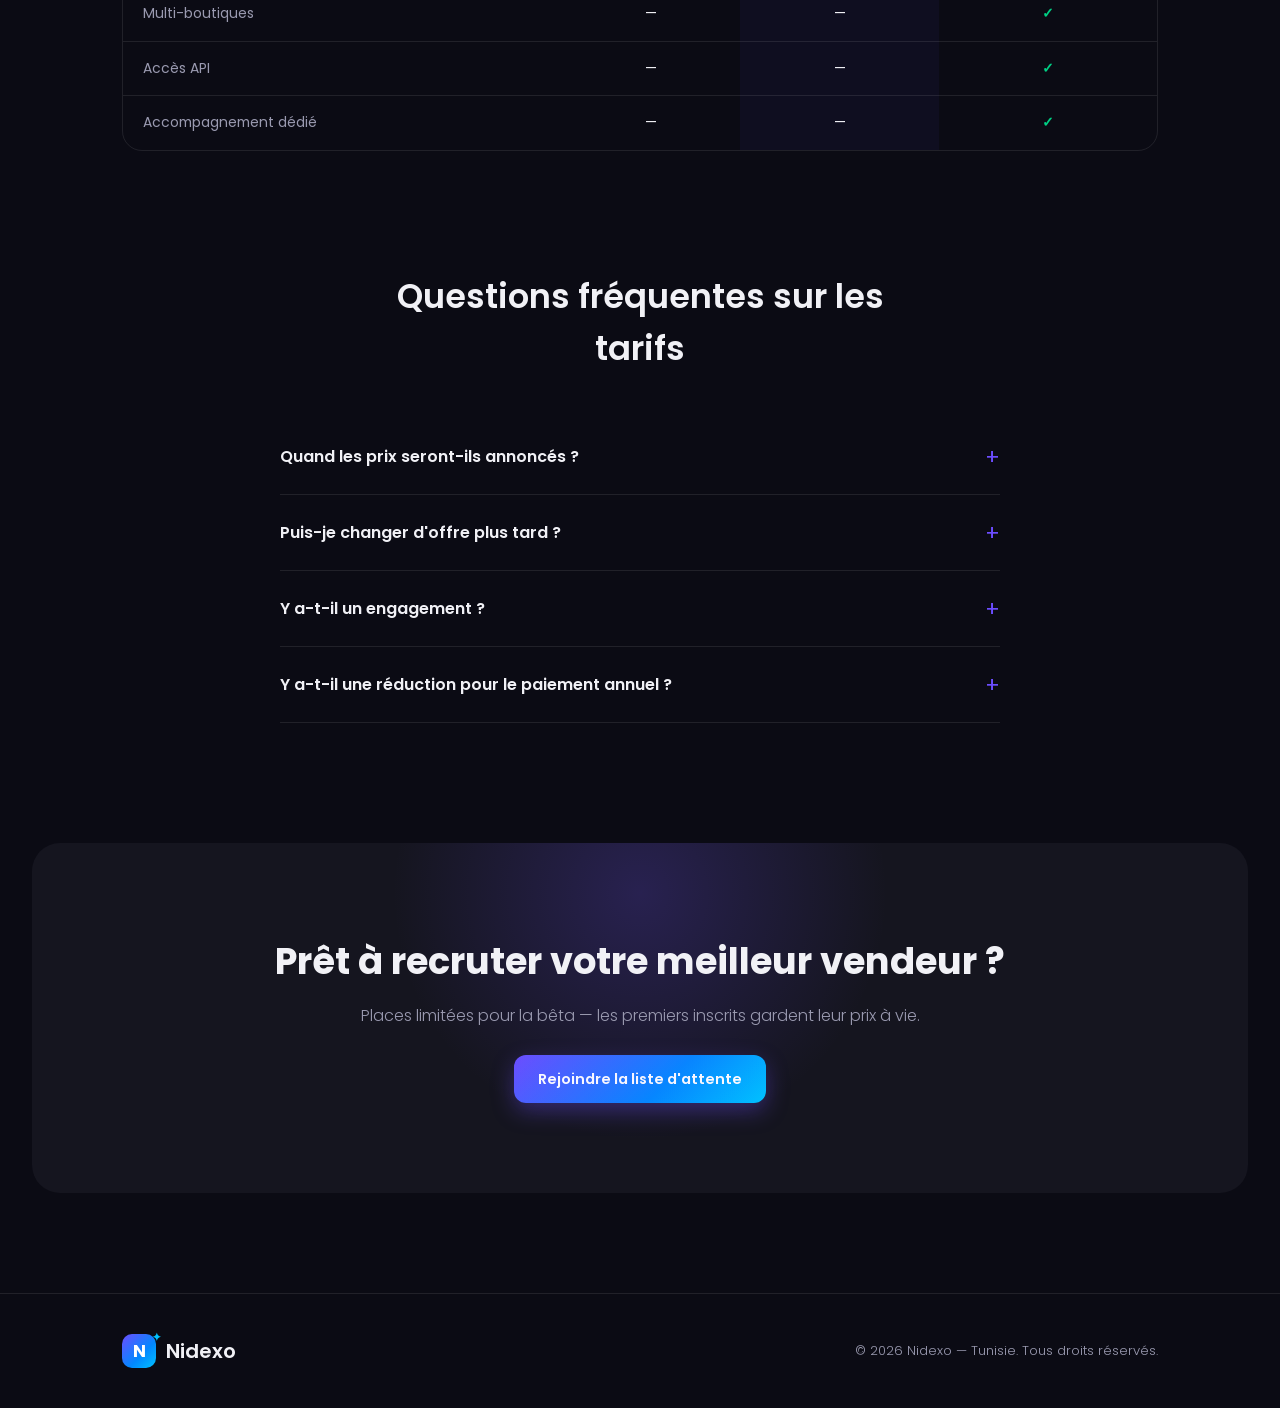
<file: pricing.html>
<!DOCTYPE html>
<html lang="fr">
<head>
<meta charset="UTF-8">
<meta name="viewport" content="width=device-width, initial-scale=1.0">
<title>Nidexo — Tarifs</title>
<link rel="preconnect" href="https://fonts.googleapis.com">
<link href="https://fonts.googleapis.com/css2?family=Poppins:wght@300;400;500;600;700&display=swap" rel="stylesheet">
<style>
  :root{
    --purple:#6C4DFF; --blue:#0288FF; --cyan:#00C2FF; --green:#00D084; --pink:#FF4D9D;
    --bg:#0B0B14; --bg-soft:#15151F; --card:#1B1B29; --line:rgba(255,255,255,0.09);
    --paper:#F7F7FA; --text:#F1F1F6; --text-dim:#9A9AB0; --text-on-paper:#25252F; --text-dim-paper:#6B6B7D;
    --grad: linear-gradient(135deg, var(--purple), var(--blue) 60%, var(--cyan));
  }
  *{box-sizing:border-box;margin:0;padding:0;}
  html{scroll-behavior:smooth;}
  body{background:var(--bg);color:var(--text);font-family:'Poppins',sans-serif;font-weight:400;line-height:1.55;-webkit-font-smoothing:antialiased;}
  a{color:inherit;text-decoration:none;}
  .wrap{max-width:1100px;margin:0 auto;padding:0 32px;}
  @media(max-width:640px){.wrap{padding:0 20px;}}
  .mark{width:34px;height:34px;border-radius:10px;background:var(--grad);display:flex;align-items:center;justify-content:center;position:relative;flex-shrink:0;}
  .mark::after{content:"N";font-weight:700;color:#fff;font-size:1.05rem;}
  .mark::before{content:"✦";position:absolute;top:-5px;right:-5px;font-size:0.7rem;color:var(--cyan);}
  .logo{display:flex;align-items:center;gap:10px;font-weight:600;font-size:1.25rem;}

  nav{position:sticky;top:0;z-index:100;background:rgba(11,11,20,0.85);backdrop-filter:blur(14px);border-bottom:1px solid var(--line);}
  nav .wrap{display:flex;align-items:center;justify-content:space-between;height:74px;}
  .nav-links{display:flex;gap:30px;font-size:0.9rem;color:var(--text-dim);}
  @media(max-width:860px){.nav-links{display:none;}}

  .btn{display:inline-flex;align-items:center;gap:8px;padding:13px 24px;border-radius:12px;font-weight:600;font-size:0.9rem;cursor:pointer;border:none;font-family:inherit;}
  .btn-primary{background:var(--grad);color:#fff;box-shadow:0 8px 22px rgba(108,77,255,0.35);}
  .btn-ghost{background:rgba(255,255,255,0.05);color:var(--text);border:1px solid var(--line);}

  .hero{padding:80px 0 50px;text-align:center;position:relative;}
  .hero::before{content:"";position:absolute;width:600px;height:600px;background:radial-gradient(circle,rgba(108,77,255,0.2),transparent 70%);top:-220px;left:50%;transform:translateX(-50%);}
  .hero h1{font-size:clamp(2rem,4vw,2.8rem);font-weight:600;margin-bottom:14px;position:relative;}
  .hero p{color:var(--text-dim);font-weight:300;max-width:520px;margin:0 auto;position:relative;}

  .billing-toggle{display:flex;align-items:center;justify-content:center;gap:14px;margin:38px 0 10px;position:relative;}
  .billing-toggle span{font-size:0.88rem;color:var(--text-dim);}
  .billing-toggle span.active{color:var(--text);font-weight:600;}
  .switch{width:46px;height:26px;border-radius:100px;background:var(--card);border:1px solid var(--line);position:relative;cursor:pointer;}
  .switch.on{background:var(--grad);}
  .switch::after{content:"";position:absolute;top:2px;left:2px;width:20px;height:20px;border-radius:50%;background:#fff;transition:transform .2s ease;}
  .switch.on::after{transform:translateX(20px);}
  .save-tag{font-size:0.7rem;background:rgba(0,208,132,0.15);color:var(--green);padding:3px 9px;border-radius:100px;font-weight:600;}

  section{padding:60px 0;}
  .price-grid{display:grid;grid-template-columns:repeat(3,1fr);gap:22px;}
  @media(max-width:860px){.price-grid{grid-template-columns:1fr;}}
  .price-card{background:var(--card);border:1px solid var(--line);border-radius:20px;padding:34px 28px;display:flex;flex-direction:column;position:relative;}
  .price-card.feat{border:1px solid transparent;background:linear-gradient(var(--card),var(--card)) padding-box, var(--grad) border-box;}
  .price-badge{position:absolute;top:-13px;left:28px;background:var(--grad);color:#fff;font-size:0.72rem;font-weight:600;padding:5px 12px;border-radius:100px;}
  .price-tier{font-size:1.15rem;font-weight:600;margin-bottom:8px;}
  .price-desc{font-size:0.85rem;color:var(--text-dim);margin-bottom:22px;font-weight:300;}
  .price-amt{font-size:1rem;color:var(--cyan);font-weight:600;margin-bottom:24px;}
  .price-list{list-style:none;display:flex;flex-direction:column;gap:11px;margin-bottom:28px;flex:1;}
  .price-list li{font-size:0.87rem;display:flex;gap:10px;font-weight:300;}
  .price-list li::before{content:"✓";color:var(--green);font-weight:700;}

  /* COMPARISON TABLE */
  .compare-wrap{overflow-x:auto;border:1px solid var(--line);border-radius:20px;}
  table{width:100%;border-collapse:collapse;min-width:640px;}
  th, td{padding:16px 20px;text-align:left;font-size:0.87rem;border-bottom:1px solid var(--line);}
  th{background:var(--card);font-weight:600;position:sticky;top:0;}
  th:not(:first-child), td:not(:first-child){text-align:center;}
  td:first-child{color:var(--text-dim);font-weight:400;}
  tbody tr:last-child td{border-bottom:none;}
  .yes{color:var(--green);font-weight:700;}
  .no{color:var(--text-faint);}
  .col-highlight{background:rgba(108,77,255,0.05);}

  /* FAQ */
  .faq-list{max-width:720px;margin:0 auto;}
  .faq-item{border-bottom:1px solid var(--line);}
  .faq-q{width:100%;text-align:left;background:none;border:none;padding:22px 0;display:flex;justify-content:space-between;align-items:center;font-size:1rem;font-weight:600;color:var(--text);cursor:pointer;font-family:inherit;}
  .faq-q .plus{font-size:1.3rem;color:var(--purple);transition:transform .25s ease;font-weight:400;}
  .faq-item.open .plus{transform:rotate(45deg);}
  .faq-a{max-height:0;overflow:hidden;transition:max-height .3s ease;}
  .faq-a p{padding-bottom:22px;color:var(--text-dim);font-size:0.93rem;max-width:600px;line-height:1.6;font-weight:300;}

  .cta-band{background:var(--bg-soft);padding:90px 0;text-align:center;border-radius:28px;margin:0 32px;position:relative;overflow:hidden;}
  .cta-band::before{content:"";position:absolute;width:500px;height:500px;background:radial-gradient(circle,rgba(108,77,255,0.22),transparent 70%);top:-200px;left:50%;transform:translateX(-50%);}
  .cta-band h2{font-size:clamp(1.7rem,3.2vw,2.3rem);margin-bottom:14px;position:relative;}
  .cta-band p{color:var(--text-dim);margin-bottom:26px;font-weight:300;position:relative;}

  footer{padding:40px 0;border-top:1px solid var(--line);margin-top:40px;}
  footer .wrap{display:flex;justify-content:space-between;align-items:center;flex-wrap:wrap;gap:16px;}
  .fine{font-size:0.82rem;color:var(--text-dim);font-weight:300;}
  .section-head{text-align:center;max-width:560px;margin:0 auto 44px;}
  .section-head h2{font-size:clamp(1.6rem,2.8vw,2.1rem);font-weight:600;margin-bottom:10px;}
  .section-head p{color:var(--text-dim);font-weight:300;font-size:0.93rem;}
</style>
</head>
<body>

<nav>
  <div class="wrap">
    <a href="index.html" class="logo"><div class="mark"></div>Nidexo</a>
    <div class="nav-links">
      <a href="index.html#pourquoi">Pourquoi Nidexo</a>
      <a href="index.html#comment">Comment ça marche</a>
      <a href="index.html#faq">FAQ</a>
    </div>
    <a href="login.html" class="btn btn-primary">Rejoindre la liste d'attente</a>
  </div>
</nav>

<header class="hero">
  <div class="wrap">
    <h1>Une offre pour chaque taille d'entreprise</h1>
    <p>Simple, transparent, sans surprise. Les premiers inscrits gardent leur prix à vie.</p>
    <div class="billing-toggle">
      <span class="active" id="labelMonthly">Mensuel</span>
      <div class="switch" id="billingSwitch" onclick="toggleBilling()"></div>
      <span id="labelYearly">Annuel</span>
      <span class="save-tag">-20%</span>
    </div>
  </div>
</header>

<section>
  <div class="wrap">
    <div class="price-grid">
      <div class="price-card">
        <div class="price-tier">Starter</div>
        <div class="price-desc">Pour les petites entreprises qui démarrent.</div>
        <div class="price-amt">Coming Soon</div>
        <ul class="price-list">
          <li>1 numéro WhatsApp</li>
          <li>Jusqu'à 50 produits</li>
          <li>300 conversations / mois</li>
          <li>Tableau de bord de base</li>
        </ul>
        <a href="login.html" class="btn btn-ghost" style="justify-content:center;">Rejoindre la liste d'attente</a>
      </div>
      <div class="price-card feat">
        <div class="price-badge">⭐ Le plus populaire</div>
        <div class="price-tier">Business</div>
        <div class="price-desc">Pour les entreprises en croissance.</div>
        <div class="price-amt">Coming Soon</div>
        <ul class="price-list">
          <li>WhatsApp + Messenger</li>
          <li>Catalogue illimité</li>
          <li>Conversations illimitées</li>
          <li>Analytics avancées</li>
          <li>Formation IA personnalisée</li>
        </ul>
        <a href="login.html" class="btn btn-primary" style="justify-content:center;">Rejoindre la liste d'attente</a>
      </div>
      <div class="price-card">
        <div class="price-tier">Enterprise</div>
        <div class="price-desc">Pour les grandes entreprises et réseaux.</div>
        <div class="price-amt">Sur devis</div>
        <ul class="price-list">
          <li>Multi-boutiques</li>
          <li>Intégrations sur mesure</li>
          <li>Accompagnement dédié</li>
          <li>Accès API</li>
        </ul>
        <a href="login.html" class="btn btn-ghost" style="justify-content:center;">Nous contacter</a>
      </div>
    </div>
  </div>
</section>

<section>
  <div class="wrap">
    <div class="section-head">
      <h2>Comparer les fonctionnalités</h2>
      <p>Tout ce qui est inclus dans chaque offre, en détail.</p>
    </div>
    <div class="compare-wrap">
      <table>
        <thead>
          <tr><th>Fonctionnalité</th><th>Starter</th><th class="col-highlight">Business</th><th>Enterprise</th></tr>
        </thead>
        <tbody>
          <tr><td>Numéros WhatsApp</td><td>1</td><td class="col-highlight">3</td><td>Illimité</td></tr>
          <tr><td>Messenger</td><td class="no">—</td><td class="col-highlight yes">✓</td><td class="yes">✓</td></tr>
          <tr><td>Produits</td><td>50</td><td class="col-highlight">Illimité</td><td>Illimité</td></tr>
          <tr><td>Conversations / mois</td><td>300</td><td class="col-highlight">Illimité</td><td>Illimité</td></tr>
          <tr><td>Formation IA personnalisée</td><td class="no">—</td><td class="col-highlight yes">✓</td><td class="yes">✓</td></tr>
          <tr><td>Knowledge Base</td><td class="no">—</td><td class="col-highlight yes">✓</td><td class="yes">✓</td></tr>
          <tr><td>Analytics avancées</td><td class="no">—</td><td class="col-highlight yes">✓</td><td class="yes">✓</td></tr>
          <tr><td>Multi-boutiques</td><td class="no">—</td><td class="col-highlight no">—</td><td class="yes">✓</td></tr>
          <tr><td>Accès API</td><td class="no">—</td><td class="col-highlight no">—</td><td class="yes">✓</td></tr>
          <tr><td>Accompagnement dédié</td><td class="no">—</td><td class="col-highlight no">—</td><td class="yes">✓</td></tr>
        </tbody>
      </table>
    </div>
  </div>
</section>

<section>
  <div class="wrap">
    <div class="section-head">
      <h2>Questions fréquentes sur les tarifs</h2>
    </div>
    <div class="faq-list">
      <div class="faq-item">
        <button class="faq-q"><span>Quand les prix seront-ils annoncés ?</span><span class="plus">+</span></button>
        <div class="faq-a"><p>Les tarifs définitifs seront communiqués avant le lancement officiel. Les personnes inscrites sur la liste d'attente les recevront en premier, avec un prix figé à vie.</p></div>
      </div>
      <div class="faq-item">
        <button class="faq-q"><span>Puis-je changer d'offre plus tard ?</span><span class="plus">+</span></button>
        <div class="faq-a"><p>Oui, vous pourrez passer d'une offre à une autre à tout moment depuis votre tableau de bord.</p></div>
      </div>
      <div class="faq-item">
        <button class="faq-q"><span>Y a-t-il un engagement ?</span><span class="plus">+</span></button>
        <div class="faq-a"><p>Non, aucun engagement de durée n'est prévu. Vous pourrez arrêter à tout moment.</p></div>
      </div>
      <div class="faq-item">
        <button class="faq-q"><span>Y a-t-il une réduction pour le paiement annuel ?</span><span class="plus">+</span></button>
        <div class="faq-a"><p>Oui, le paiement annuel donnera droit à une réduction d'environ 20% par rapport au paiement mensuel.</p></div>
      </div>
    </div>
  </div>
</section>

<section>
  <div class="cta-band">
    <h2>Prêt à recruter votre meilleur vendeur ?</h2>
    <p>Places limitées pour la bêta — les premiers inscrits gardent leur prix à vie.</p>
    <a href="login.html" class="btn btn-primary">Rejoindre la liste d'attente</a>
  </div>
</section>

<footer>
  <div class="wrap">
    <div class="logo"><div class="mark"></div>Nidexo</div>
    <div class="fine">© 2026 Nidexo — Tunisie. Tous droits réservés.</div>
  </div>
</footer>

<script>
  function toggleBilling(){
    const sw = document.getElementById('billingSwitch');
    sw.classList.toggle('on');
    const isYearly = sw.classList.contains('on');
    document.getElementById('labelMonthly').classList.toggle('active', !isYearly);
    document.getElementById('labelYearly').classList.toggle('active', isYearly);
  }
  document.querySelectorAll('.faq-item').forEach(item=>{
    const q = item.querySelector('.faq-q');
    const a = item.querySelector('.faq-a');
    q.addEventListener('click', ()=>{
      const isOpen = item.classList.contains('open');
      document.querySelectorAll('.faq-item').forEach(i=>{
        i.classList.remove('open');
        i.querySelector('.faq-a').style.maxHeight = null;
      });
      if(!isOpen){
        item.classList.add('open');
        a.style.maxHeight = a.scrollHeight + 'px';
      }
    });
  });
</script>
</body>
</html>
</file>
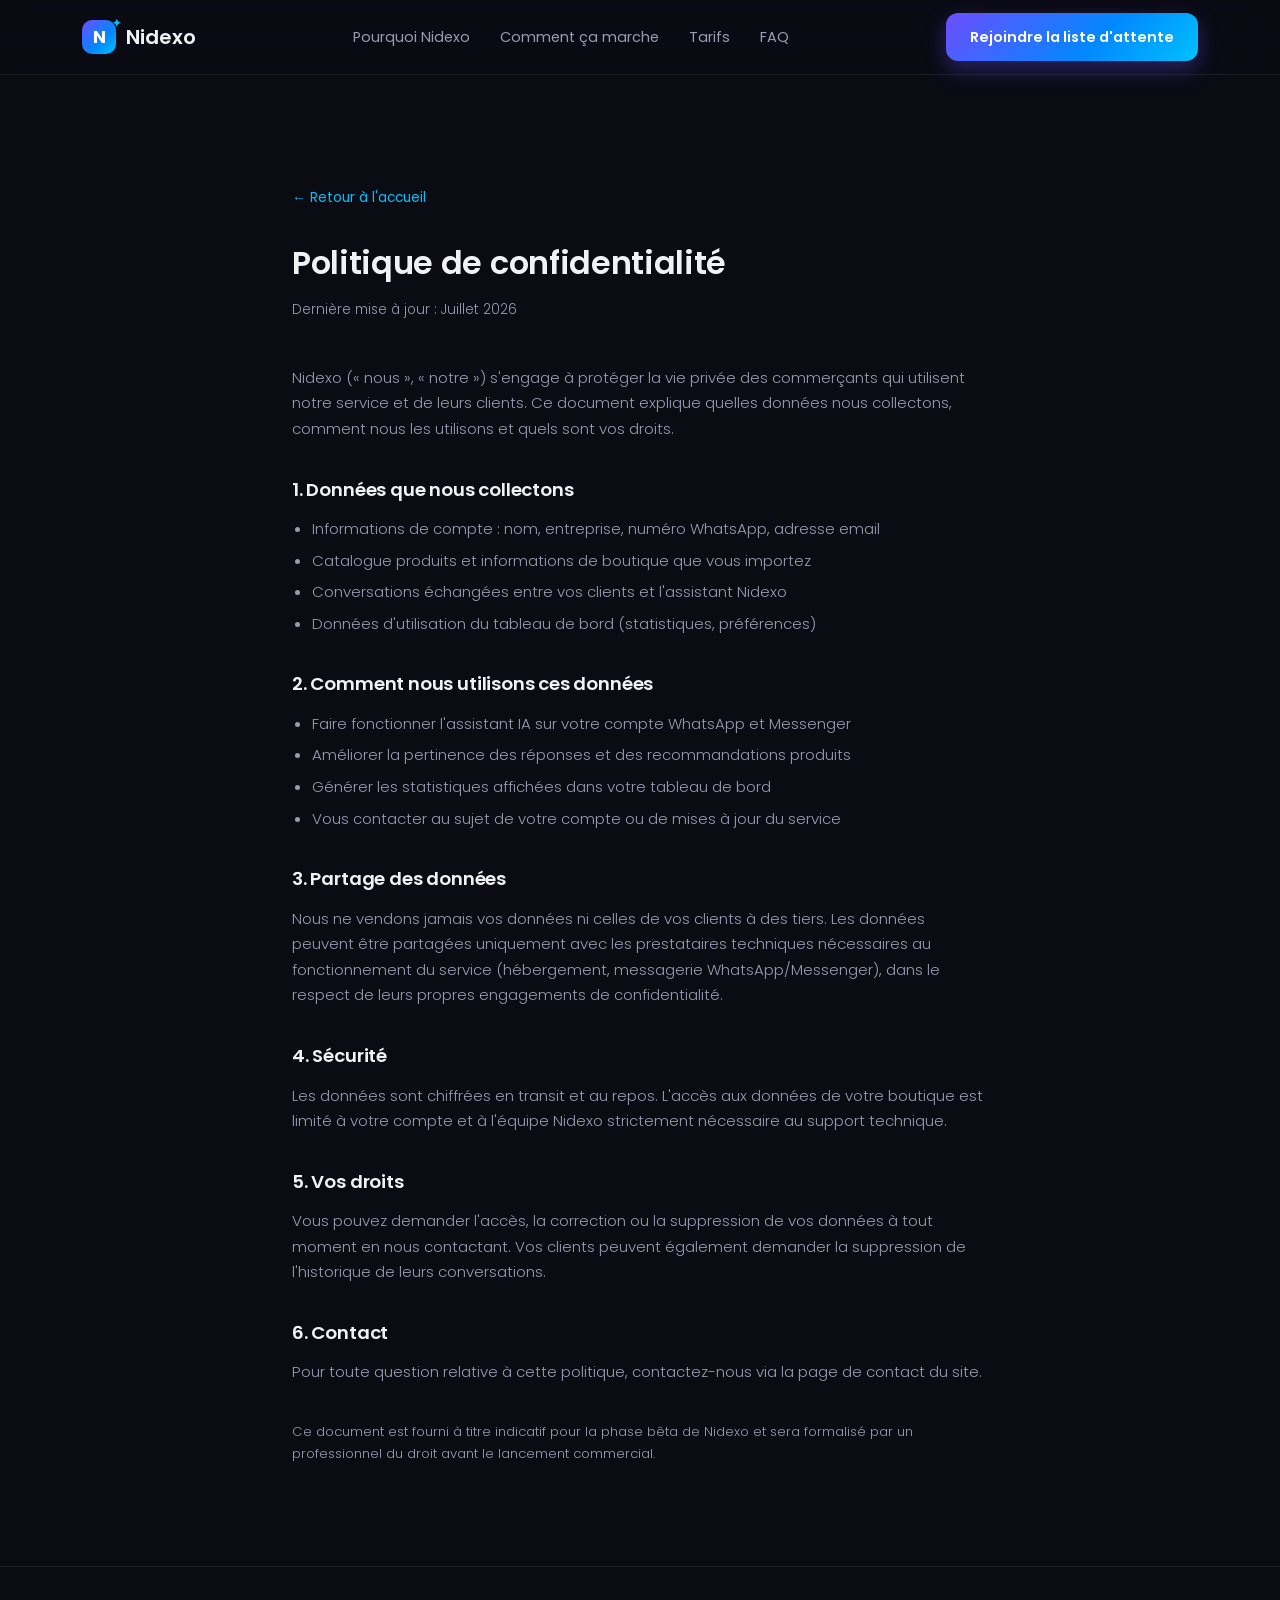
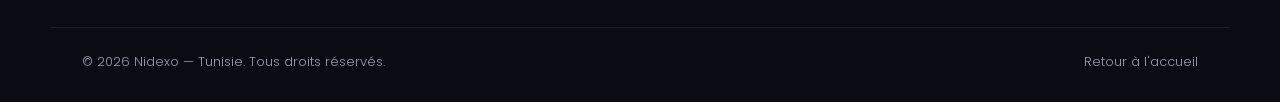
<file: privacy.html>
<!DOCTYPE html>
<html lang="fr">
<head>
<meta charset="UTF-8">
<meta name="viewport" content="width=device-width, initial-scale=1.0">
<title>Nidexo — Politique de confidentialité</title>
<link rel="preconnect" href="https://fonts.googleapis.com">
<link href="https://fonts.googleapis.com/css2?family=Poppins:wght@300;400;500;600;700&display=swap" rel="stylesheet">
<link rel="stylesheet" href="style.css">
<style>
  .legal-wrap{max-width:760px;margin:0 auto;padding:110px 32px 100px;}
  .legal-wrap h1{font-size:2rem;margin-bottom:10px;}
  .legal-wrap .updated{color:var(--text-dim);font-size:0.85rem;margin-bottom:44px;}
  .legal-wrap h2{font-size:1.15rem;margin:34px 0 12px;font-weight:600;}
  .legal-wrap p, .legal-wrap li{color:var(--text-dim);font-size:0.94rem;font-weight:300;line-height:1.7;}
  .legal-wrap ul{padding-inline-start:20px;margin-top:8px;}
  .legal-wrap li{margin-bottom:6px;}
  .back-link{display:inline-flex;align-items:center;gap:6px;font-size:0.85rem;color:var(--cyan);margin-bottom:30px;}
</style>
</head>
<body>

<nav>
  <div class="wrap">
    <a href="index.html" class="logo"><div class="mark"></div>Nidexo</a>
    <div class="nav-links">
      <a href="index.html#pourquoi">Pourquoi Nidexo</a>
      <a href="index.html#comment">Comment ça marche</a>
      <a href="index.html#tarifs">Tarifs</a>
      <a href="index.html#faq">FAQ</a>
    </div>
    <a href="index.html#lead" class="btn btn-primary">Rejoindre la liste d'attente</a>
  </div>
</nav>

<div class="legal-wrap">
  <a href="index.html" class="back-link">← Retour à l'accueil</a>
  <h1>Politique de confidentialité</h1>
  <p class="updated">Dernière mise à jour : Juillet 2026</p>

  <p>Nidexo (« nous », « notre ») s'engage à protéger la vie privée des commerçants qui utilisent notre service et de leurs clients. Ce document explique quelles données nous collectons, comment nous les utilisons et quels sont vos droits.</p>

  <h2>1. Données que nous collectons</h2>
  <ul>
    <li>Informations de compte : nom, entreprise, numéro WhatsApp, adresse email</li>
    <li>Catalogue produits et informations de boutique que vous importez</li>
    <li>Conversations échangées entre vos clients et l'assistant Nidexo</li>
    <li>Données d'utilisation du tableau de bord (statistiques, préférences)</li>
  </ul>

  <h2>2. Comment nous utilisons ces données</h2>
  <ul>
    <li>Faire fonctionner l'assistant IA sur votre compte WhatsApp et Messenger</li>
    <li>Améliorer la pertinence des réponses et des recommandations produits</li>
    <li>Générer les statistiques affichées dans votre tableau de bord</li>
    <li>Vous contacter au sujet de votre compte ou de mises à jour du service</li>
  </ul>

  <h2>3. Partage des données</h2>
  <p>Nous ne vendons jamais vos données ni celles de vos clients à des tiers. Les données peuvent être partagées uniquement avec les prestataires techniques nécessaires au fonctionnement du service (hébergement, messagerie WhatsApp/Messenger), dans le respect de leurs propres engagements de confidentialité.</p>

  <h2>4. Sécurité</h2>
  <p>Les données sont chiffrées en transit et au repos. L'accès aux données de votre boutique est limité à votre compte et à l'équipe Nidexo strictement nécessaire au support technique.</p>

  <h2>5. Vos droits</h2>
  <p>Vous pouvez demander l'accès, la correction ou la suppression de vos données à tout moment en nous contactant. Vos clients peuvent également demander la suppression de l'historique de leurs conversations.</p>

  <h2>6. Contact</h2>
  <p>Pour toute question relative à cette politique, contactez-nous via la page de contact du site.</p>

  <p style="margin-top:36px;font-size:0.82rem;">Ce document est fourni à titre indicatif pour la phase bêta de Nidexo et sera formalisé par un professionnel du droit avant le lancement commercial.</p>
</div>

<footer>
  <div class="wrap footer-bottom" style="border-top:1px solid var(--line);padding-top:24px;">
    <div class="fine">© 2026 Nidexo — Tunisie. Tous droits réservés.</div>
    <a href="index.html" class="fine">Retour à l'accueil</a>
  </div>
</footer>

</body>
</html>
</file>
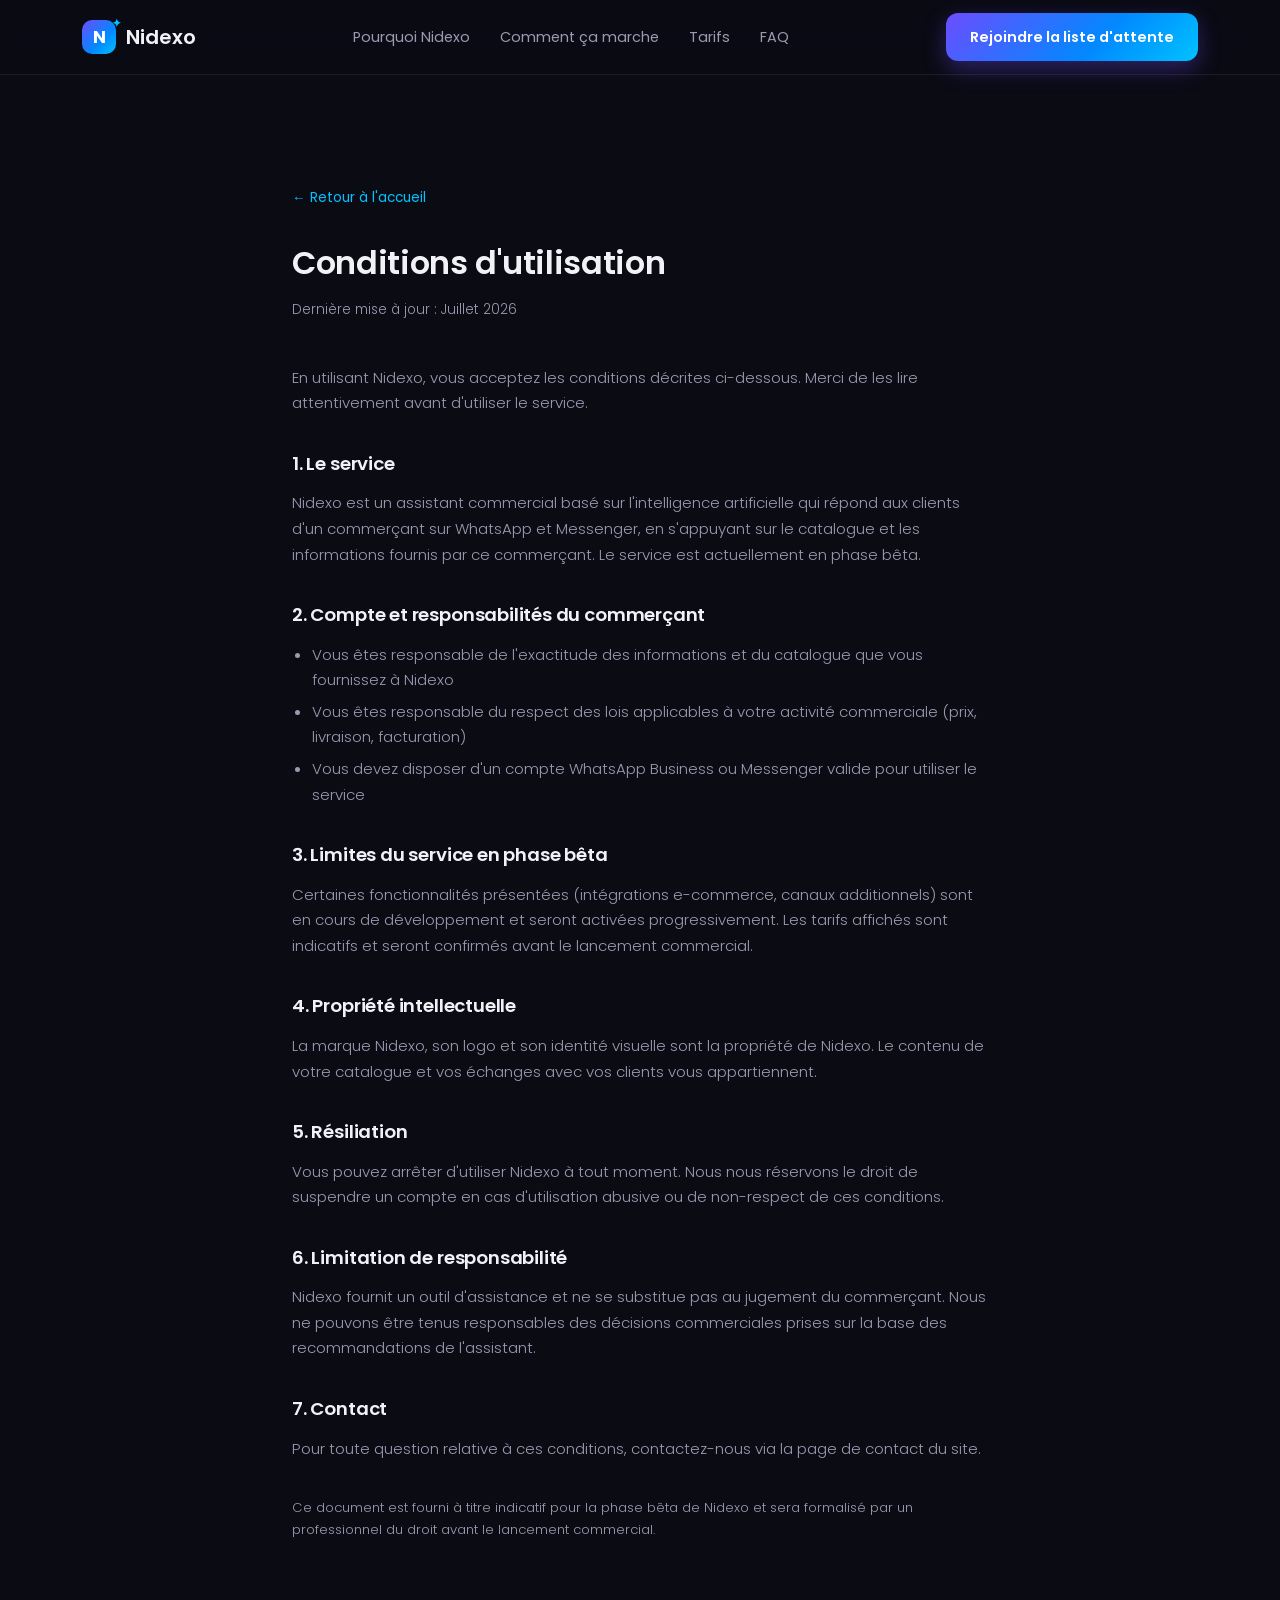
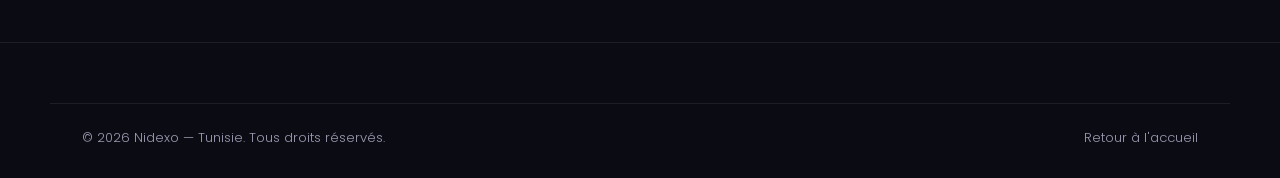
<file: terms.html>
<!DOCTYPE html>
<html lang="fr">
<head>
<meta charset="UTF-8">
<meta name="viewport" content="width=device-width, initial-scale=1.0">
<title>Nidexo — Conditions d'utilisation</title>
<link rel="preconnect" href="https://fonts.googleapis.com">
<link href="https://fonts.googleapis.com/css2?family=Poppins:wght@300;400;500;600;700&display=swap" rel="stylesheet">
<link rel="stylesheet" href="style.css">
<style>
  .legal-wrap{max-width:760px;margin:0 auto;padding:110px 32px 100px;}
  .legal-wrap h1{font-size:2rem;margin-bottom:10px;}
  .legal-wrap .updated{color:var(--text-dim);font-size:0.85rem;margin-bottom:44px;}
  .legal-wrap h2{font-size:1.15rem;margin:34px 0 12px;font-weight:600;}
  .legal-wrap p, .legal-wrap li{color:var(--text-dim);font-size:0.94rem;font-weight:300;line-height:1.7;}
  .legal-wrap ul{padding-inline-start:20px;margin-top:8px;}
  .legal-wrap li{margin-bottom:6px;}
  .back-link{display:inline-flex;align-items:center;gap:6px;font-size:0.85rem;color:var(--cyan);margin-bottom:30px;}
</style>
</head>
<body>

<nav>
  <div class="wrap">
    <a href="index.html" class="logo"><div class="mark"></div>Nidexo</a>
    <div class="nav-links">
      <a href="index.html#pourquoi">Pourquoi Nidexo</a>
      <a href="index.html#comment">Comment ça marche</a>
      <a href="index.html#tarifs">Tarifs</a>
      <a href="index.html#faq">FAQ</a>
    </div>
    <a href="index.html#lead" class="btn btn-primary">Rejoindre la liste d'attente</a>
  </div>
</nav>

<div class="legal-wrap">
  <a href="index.html" class="back-link">← Retour à l'accueil</a>
  <h1>Conditions d'utilisation</h1>
  <p class="updated">Dernière mise à jour : Juillet 2026</p>

  <p>En utilisant Nidexo, vous acceptez les conditions décrites ci-dessous. Merci de les lire attentivement avant d'utiliser le service.</p>

  <h2>1. Le service</h2>
  <p>Nidexo est un assistant commercial basé sur l'intelligence artificielle qui répond aux clients d'un commerçant sur WhatsApp et Messenger, en s'appuyant sur le catalogue et les informations fournis par ce commerçant. Le service est actuellement en phase bêta.</p>

  <h2>2. Compte et responsabilités du commerçant</h2>
  <ul>
    <li>Vous êtes responsable de l'exactitude des informations et du catalogue que vous fournissez à Nidexo</li>
    <li>Vous êtes responsable du respect des lois applicables à votre activité commerciale (prix, livraison, facturation)</li>
    <li>Vous devez disposer d'un compte WhatsApp Business ou Messenger valide pour utiliser le service</li>
  </ul>

  <h2>3. Limites du service en phase bêta</h2>
  <p>Certaines fonctionnalités présentées (intégrations e-commerce, canaux additionnels) sont en cours de développement et seront activées progressivement. Les tarifs affichés sont indicatifs et seront confirmés avant le lancement commercial.</p>

  <h2>4. Propriété intellectuelle</h2>
  <p>La marque Nidexo, son logo et son identité visuelle sont la propriété de Nidexo. Le contenu de votre catalogue et vos échanges avec vos clients vous appartiennent.</p>

  <h2>5. Résiliation</h2>
  <p>Vous pouvez arrêter d'utiliser Nidexo à tout moment. Nous nous réservons le droit de suspendre un compte en cas d'utilisation abusive ou de non-respect de ces conditions.</p>

  <h2>6. Limitation de responsabilité</h2>
  <p>Nidexo fournit un outil d'assistance et ne se substitue pas au jugement du commerçant. Nous ne pouvons être tenus responsables des décisions commerciales prises sur la base des recommandations de l'assistant.</p>

  <h2>7. Contact</h2>
  <p>Pour toute question relative à ces conditions, contactez-nous via la page de contact du site.</p>

  <p style="margin-top:36px;font-size:0.82rem;">Ce document est fourni à titre indicatif pour la phase bêta de Nidexo et sera formalisé par un professionnel du droit avant le lancement commercial.</p>
</div>

<footer>
  <div class="wrap footer-bottom" style="border-top:1px solid var(--line);padding-top:24px;">
    <div class="fine">© 2026 Nidexo — Tunisie. Tous droits réservés.</div>
    <a href="index.html" class="fine">Retour à l'accueil</a>
  </div>
</footer>

</body>
</html>
</file>
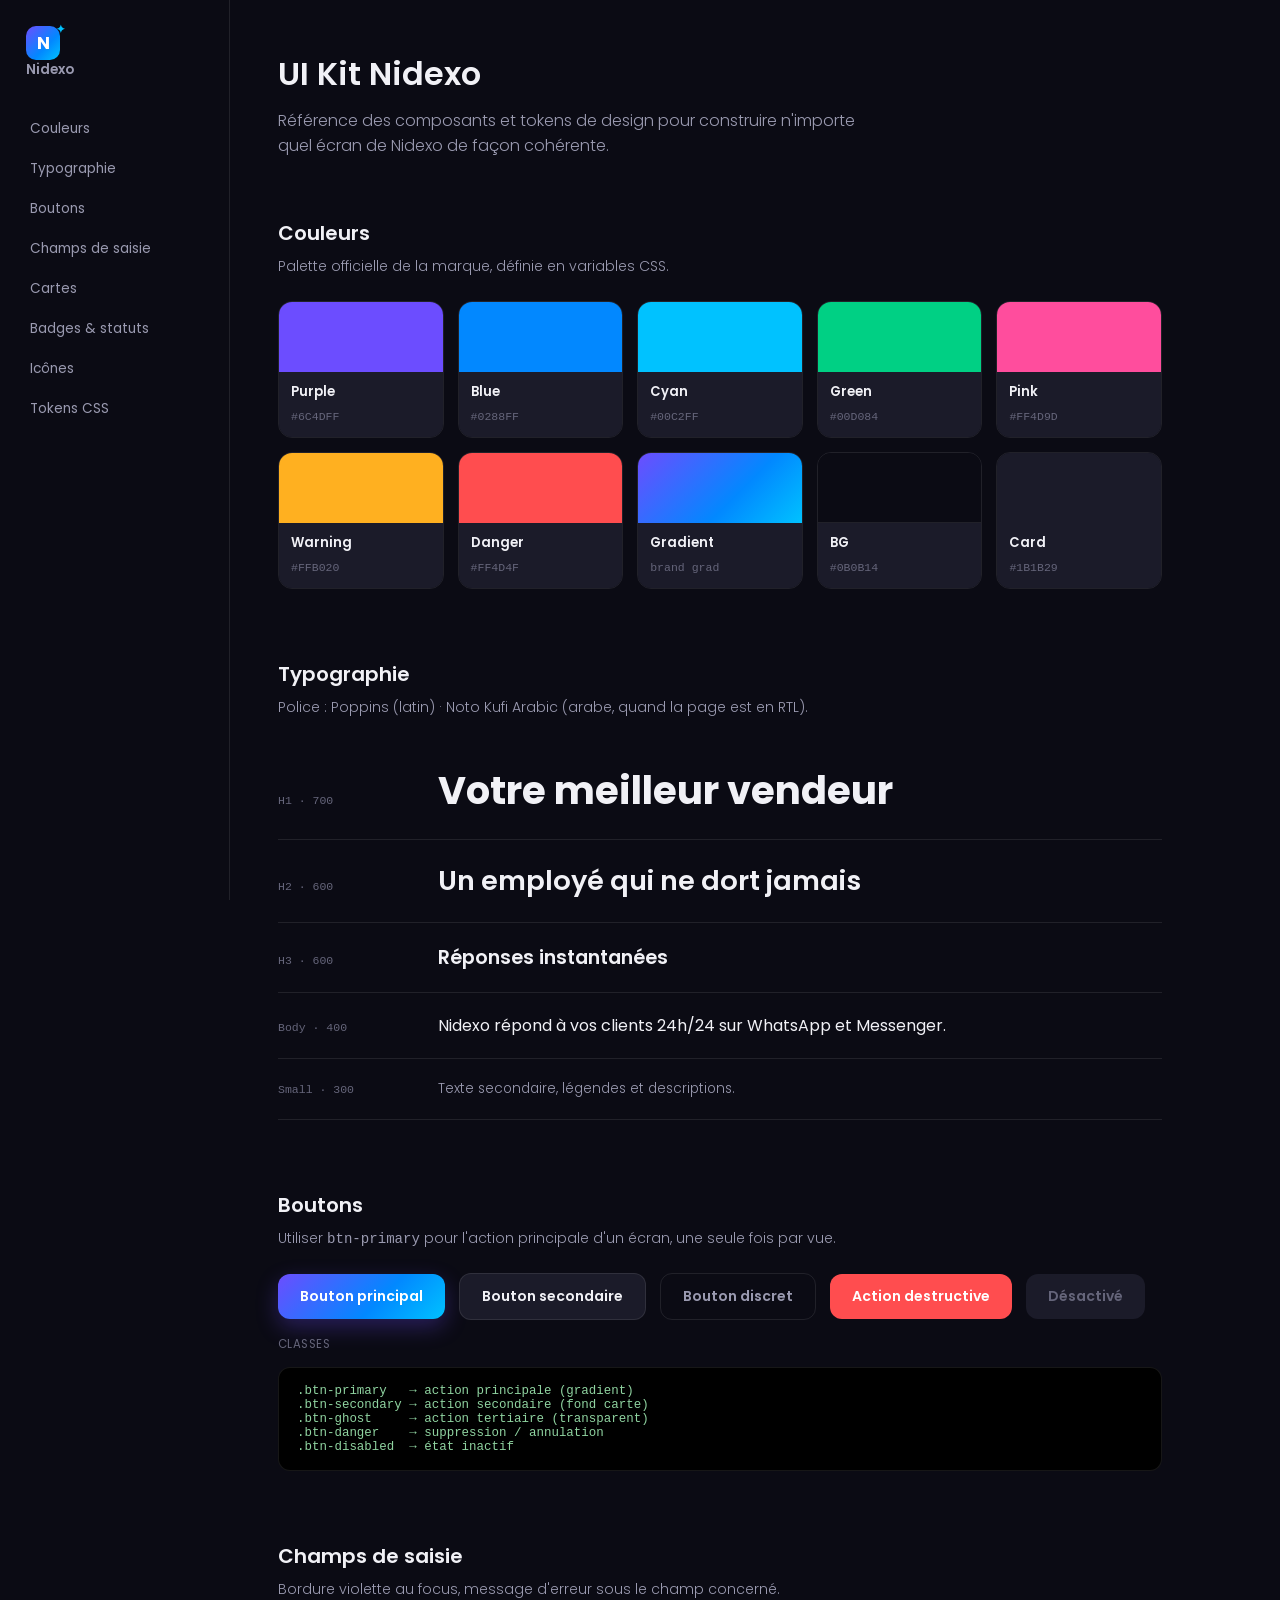
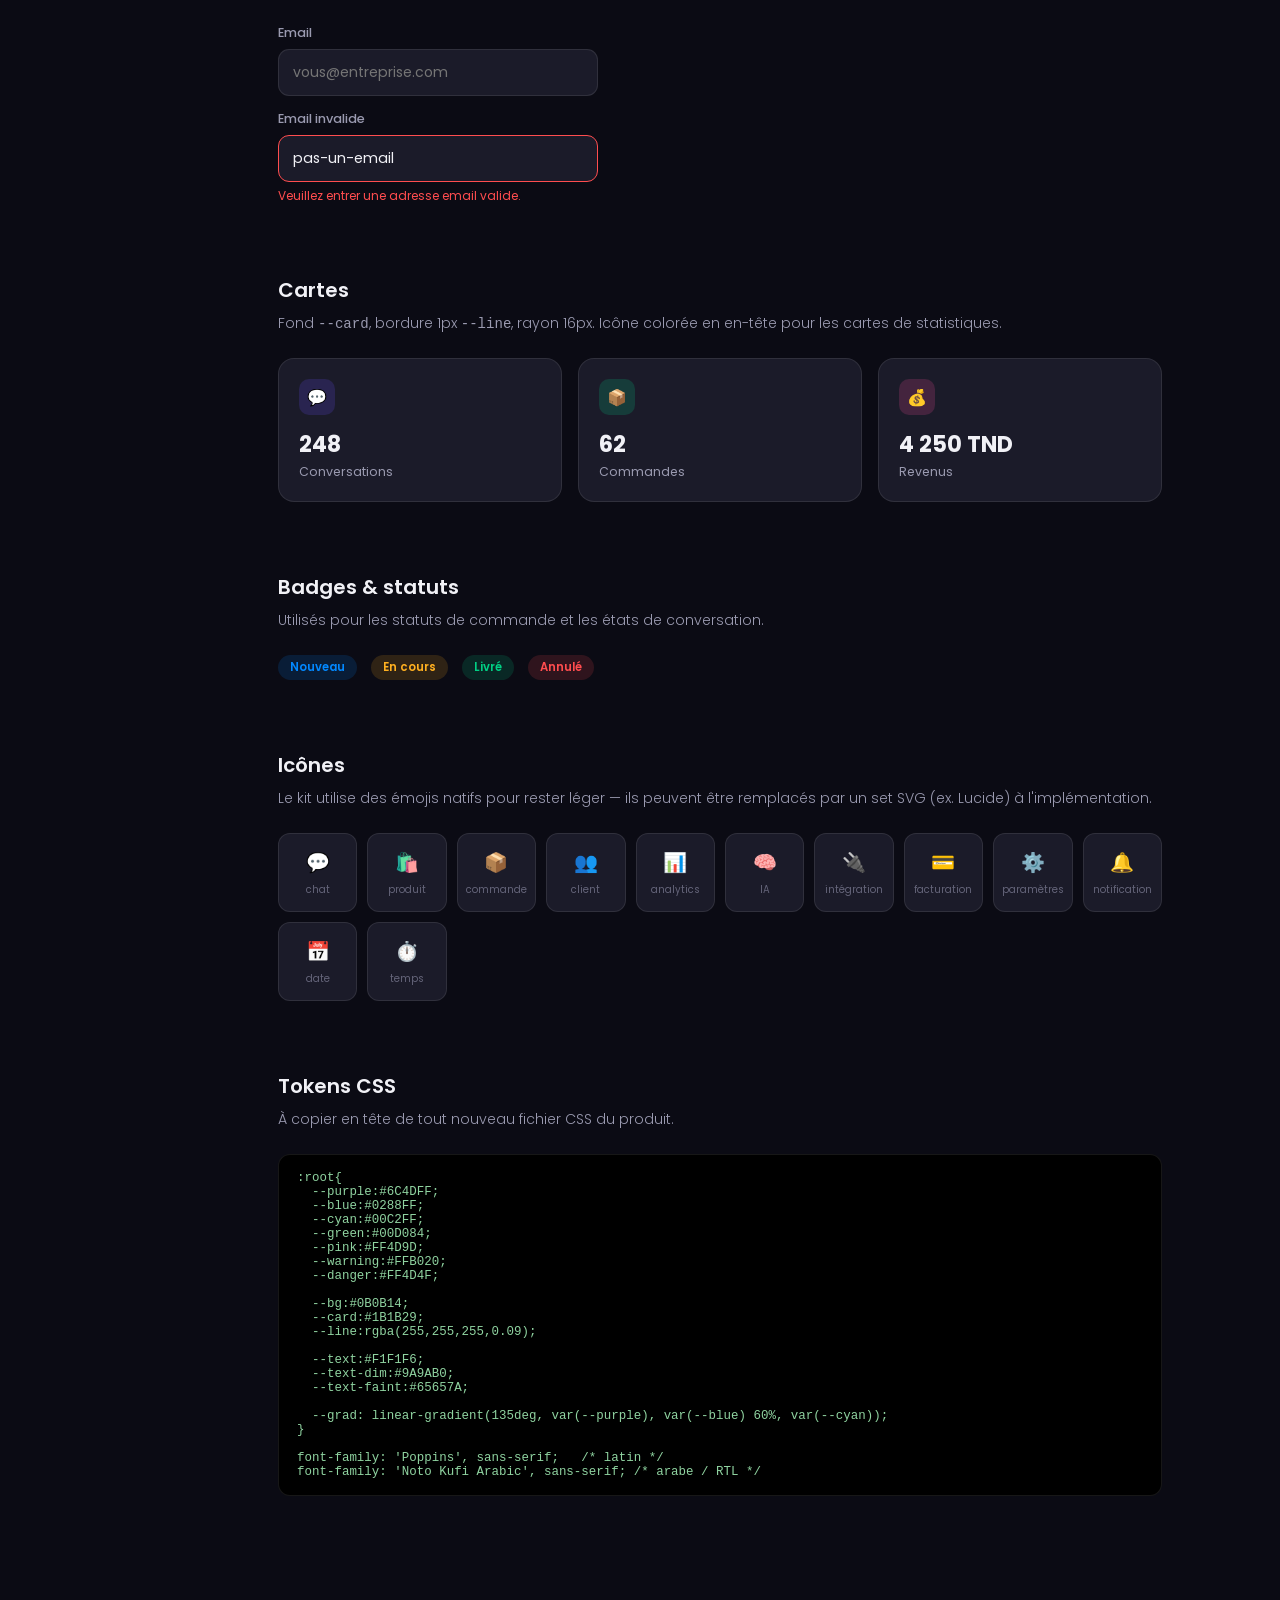
<file: ui-kit.html>
<!DOCTYPE html>
<html lang="fr">
<head>
<meta charset="UTF-8">
<meta name="viewport" content="width=device-width, initial-scale=1.0">
<title>Nidexo — UI Kit</title>
<link rel="preconnect" href="https://fonts.googleapis.com">
<link href="https://fonts.googleapis.com/css2?family=Poppins:wght@300;400;500;600;700&display=swap" rel="stylesheet">
<style>
  :root{
    --purple:#6C4DFF; --blue:#0288FF; --cyan:#00C2FF; --green:#00D084; --pink:#FF4D9D; --warning:#FFB020; --danger:#FF4D4F;
    --bg:#0B0B14; --card:#1B1B29; --line:rgba(255,255,255,0.09);
    --text:#F1F1F6; --text-dim:#9A9AB0; --text-faint:#65657A;
    --grad: linear-gradient(135deg, var(--purple), var(--blue) 60%, var(--cyan));
  }
  *{box-sizing:border-box;margin:0;padding:0;}
  body{background:var(--bg);color:var(--text);font-family:'Poppins',sans-serif;font-weight:400;-webkit-font-smoothing:antialiased;}
  a{color:inherit;text-decoration:none;}
  .mark{width:34px;height:34px;border-radius:10px;background:var(--grad);display:flex;align-items:center;justify-content:center;position:relative;flex-shrink:0;}
  .mark::after{content:"N";font-weight:700;color:#fff;font-size:1.05rem;}
  .mark::before{content:"✦";position:absolute;top:-5px;right:-5px;font-size:0.7rem;color:var(--cyan);}
  .logo{display:flex;align-items:center;gap:10px;font-weight:600;font-size:1.2rem;}

  .layout{display:grid;grid-template-columns:230px 1fr;min-height:100vh;}
  @media(max-width:860px){.layout{grid-template-columns:1fr;}.side{display:none;}}

  .side{border-right:1px solid var(--line);padding:26px 18px;position:sticky;top:0;height:100vh;overflow-y:auto;}
  .side .logo{padding:0 8px;margin-bottom:30px;}
  .side a{display:block;padding:9px 12px;border-radius:9px;font-size:0.85rem;color:var(--text-dim);margin-bottom:2px;}
  .side a:hover{background:rgba(255,255,255,0.05);color:var(--text);}

  .main{padding:50px 48px 100px;max-width:980px;}
  @media(max-width:640px){.main{padding:36px 22px 80px;}}
  .page-title{font-size:2rem;font-weight:600;margin-bottom:10px;}
  .page-sub{color:var(--text-dim);font-weight:300;margin-bottom:60px;max-width:600px;}

  .block{margin-bottom:70px;scroll-margin-top:26px;}
  .block h2{font-size:1.25rem;font-weight:600;margin-bottom:8px;}
  .block p.desc{color:var(--text-dim);font-size:0.88rem;font-weight:300;margin-bottom:24px;}

  /* COLORS */
  .swatch-grid{display:grid;grid-template-columns:repeat(auto-fill,minmax(140px,1fr));gap:14px;}
  .swatch{border:1px solid var(--line);border-radius:14px;overflow:hidden;}
  .swatch .fill{height:70px;}
  .swatch .meta{padding:10px 12px;background:var(--card);}
  .swatch .meta b{display:block;font-size:0.82rem;font-weight:600;}
  .swatch .meta span{font-size:0.72rem;color:var(--text-faint);font-family:monospace;}

  /* TYPE */
  .type-row{border-bottom:1px solid var(--line);padding:20px 0;display:flex;align-items:baseline;gap:20px;flex-wrap:wrap;}
  .type-row .label{font-size:0.72rem;color:var(--text-faint);width:140px;flex-shrink:0;font-family:monospace;}
  .t-h1{font-size:2.4rem;font-weight:700;}
  .t-h2{font-size:1.7rem;font-weight:600;}
  .t-h3{font-size:1.2rem;font-weight:600;}
  .t-body{font-size:1rem;font-weight:400;}
  .t-small{font-size:0.85rem;color:var(--text-dim);font-weight:300;}

  /* BUTTONS */
  .row-demo{display:flex;gap:14px;flex-wrap:wrap;align-items:center;margin-bottom:16px;}
  .btn{display:inline-flex;align-items:center;gap:8px;padding:12px 22px;border-radius:12px;font-weight:600;font-size:0.88rem;cursor:pointer;border:none;font-family:inherit;}
  .btn-primary{background:var(--grad);color:#fff;box-shadow:0 8px 22px rgba(108,77,255,0.3);}
  .btn-secondary{background:var(--card);color:var(--text);border:1px solid var(--line);}
  .btn-ghost{background:transparent;color:var(--text-dim);border:1px solid var(--line);}
  .btn-danger{background:var(--danger);color:#fff;}
  .btn-disabled{background:var(--card);color:var(--text-faint);cursor:not-allowed;}

  /* INPUTS */
  .field-demo{max-width:320px;margin-bottom:14px;}
  .field-demo label{display:block;font-size:0.8rem;color:var(--text-dim);margin-bottom:7px;font-weight:500;}
  .field-demo input{width:100%;background:var(--card);border:1px solid var(--line);border-radius:11px;padding:12px 14px;color:var(--text);font-family:inherit;font-size:0.88rem;}
  .field-demo input.error{border-color:var(--danger);}
  .field-demo .err-text{color:var(--danger);font-size:0.75rem;margin-top:5px;}

  /* CARDS */
  .card-demo-grid{display:grid;grid-template-columns:repeat(3,1fr);gap:16px;}
  @media(max-width:700px){.card-demo-grid{grid-template-columns:1fr;}}
  .stat-card{background:var(--card);border:1px solid var(--line);border-radius:16px;padding:20px;}
  .stat-card .icon{width:36px;height:36px;border-radius:10px;background:rgba(108,77,255,0.18);display:flex;align-items:center;justify-content:center;margin-bottom:12px;}
  .stat-card .num{font-size:1.4rem;font-weight:700;}
  .stat-card .lbl{font-size:0.78rem;color:var(--text-dim);margin-top:2px;}

  /* BADGES */
  .badge{font-size:0.72rem;font-weight:600;padding:4px 12px;border-radius:100px;display:inline-block;}
  .badge.new{background:rgba(2,136,255,0.15);color:var(--blue);}
  .badge.progress{background:rgba(255,176,32,0.15);color:var(--warning);}
  .badge.done{background:rgba(0,208,132,0.15);color:var(--green);}
  .badge.cancel{background:rgba(255,77,79,0.15);color:var(--danger);}

  /* ICONS */
  .icon-grid{display:grid;grid-template-columns:repeat(auto-fill,minmax(72px,1fr));gap:10px;}
  .icon-tile{background:var(--card);border:1px solid var(--line);border-radius:12px;padding:14px 8px;display:flex;flex-direction:column;align-items:center;gap:6px;font-size:1.2rem;}
  .icon-tile span{font-size:0.62rem;color:var(--text-faint);}

  /* CODE */
  .code-block{background:#000;border:1px solid var(--line);border-radius:12px;padding:16px 18px;font-family:'SF Mono',Consolas,monospace;font-size:0.78rem;color:#8fd3a0;overflow-x:auto;margin-top:14px;white-space:pre;}
  .code-label{font-size:0.72rem;color:var(--text-faint);margin-bottom:6px;text-transform:uppercase;letter-spacing:0.04em;}
</style>
</head>
<body>

<div class="layout">
  <aside class="side">
    <a href="index.html" class="logo"><div class="mark"></div>Nidexo</a>
    <a href="#colors">Couleurs</a>
    <a href="#type">Typographie</a>
    <a href="#buttons">Boutons</a>
    <a href="#inputs">Champs de saisie</a>
    <a href="#cards">Cartes</a>
    <a href="#badges">Badges &amp; statuts</a>
    <a href="#icons">Icônes</a>
    <a href="#tokens">Tokens CSS</a>
  </aside>

  <main class="main">
    <div class="page-title">UI Kit Nidexo</div>
    <p class="page-sub">Référence des composants et tokens de design pour construire n'importe quel écran de Nidexo de façon cohérente.</p>

    <div class="block" id="colors">
      <h2>Couleurs</h2>
      <p class="desc">Palette officielle de la marque, définie en variables CSS.</p>
      <div class="swatch-grid">
        <div class="swatch"><div class="fill" style="background:#6C4DFF;"></div><div class="meta"><b>Purple</b><span>#6C4DFF</span></div></div>
        <div class="swatch"><div class="fill" style="background:#0288FF;"></div><div class="meta"><b>Blue</b><span>#0288FF</span></div></div>
        <div class="swatch"><div class="fill" style="background:#00C2FF;"></div><div class="meta"><b>Cyan</b><span>#00C2FF</span></div></div>
        <div class="swatch"><div class="fill" style="background:#00D084;"></div><div class="meta"><b>Green</b><span>#00D084</span></div></div>
        <div class="swatch"><div class="fill" style="background:#FF4D9D;"></div><div class="meta"><b>Pink</b><span>#FF4D9D</span></div></div>
        <div class="swatch"><div class="fill" style="background:#FFB020;"></div><div class="meta"><b>Warning</b><span>#FFB020</span></div></div>
        <div class="swatch"><div class="fill" style="background:#FF4D4F;"></div><div class="meta"><b>Danger</b><span>#FF4D4F</span></div></div>
        <div class="swatch"><div class="fill" style="background:linear-gradient(135deg,#6C4DFF,#0288FF 60%,#00C2FF);"></div><div class="meta"><b>Gradient</b><span>brand grad</span></div></div>
        <div class="swatch"><div class="fill" style="background:#0B0B14;border-bottom:1px solid var(--line);"></div><div class="meta"><b>BG</b><span>#0B0B14</span></div></div>
        <div class="swatch"><div class="fill" style="background:#1B1B29;"></div><div class="meta"><b>Card</b><span>#1B1B29</span></div></div>
      </div>
    </div>

    <div class="block" id="type">
      <h2>Typographie</h2>
      <p class="desc">Police : Poppins (latin) · Noto Kufi Arabic (arabe, quand la page est en RTL).</p>
      <div class="type-row"><div class="label">H1 · 700</div><div class="t-h1">Votre meilleur vendeur</div></div>
      <div class="type-row"><div class="label">H2 · 600</div><div class="t-h2">Un employé qui ne dort jamais</div></div>
      <div class="type-row"><div class="label">H3 · 600</div><div class="t-h3">Réponses instantanées</div></div>
      <div class="type-row"><div class="label">Body · 400</div><div class="t-body">Nidexo répond à vos clients 24h/24 sur WhatsApp et Messenger.</div></div>
      <div class="type-row"><div class="label">Small · 300</div><div class="t-small">Texte secondaire, légendes et descriptions.</div></div>
    </div>

    <div class="block" id="buttons">
      <h2>Boutons</h2>
      <p class="desc">Utiliser <code>btn-primary</code> pour l'action principale d'un écran, une seule fois par vue.</p>
      <div class="row-demo">
        <button class="btn btn-primary">Bouton principal</button>
        <button class="btn btn-secondary">Bouton secondaire</button>
        <button class="btn btn-ghost">Bouton discret</button>
        <button class="btn btn-danger">Action destructive</button>
        <button class="btn btn-disabled" disabled>Désactivé</button>
      </div>
      <div class="code-label">Classes</div>
      <div class="code-block">.btn-primary   → action principale (gradient)
.btn-secondary → action secondaire (fond carte)
.btn-ghost     → action tertiaire (transparent)
.btn-danger    → suppression / annulation
.btn-disabled  → état inactif</div>
    </div>

    <div class="block" id="inputs">
      <h2>Champs de saisie</h2>
      <p class="desc">Bordure violette au focus, message d'erreur sous le champ concerné.</p>
      <div class="field-demo">
        <label>Email</label>
        <input type="email" placeholder="vous@entreprise.com">
      </div>
      <div class="field-demo">
        <label>Email invalide</label>
        <input type="email" class="error" value="pas-un-email">
        <div class="err-text">Veuillez entrer une adresse email valide.</div>
      </div>
    </div>

    <div class="block" id="cards">
      <h2>Cartes</h2>
      <p class="desc">Fond <code>--card</code>, bordure 1px <code>--line</code>, rayon 16px. Icône colorée en en-tête pour les cartes de statistiques.</p>
      <div class="card-demo-grid">
        <div class="stat-card"><div class="icon">💬</div><div class="num">248</div><div class="lbl">Conversations</div></div>
        <div class="stat-card"><div class="icon" style="background:rgba(0,208,132,0.18);">📦</div><div class="num">62</div><div class="lbl">Commandes</div></div>
        <div class="stat-card"><div class="icon" style="background:rgba(255,77,157,0.18);">💰</div><div class="num">4 250 TND</div><div class="lbl">Revenus</div></div>
      </div>
    </div>

    <div class="block" id="badges">
      <h2>Badges &amp; statuts</h2>
      <p class="desc">Utilisés pour les statuts de commande et les états de conversation.</p>
      <div class="row-demo">
        <span class="badge new">Nouveau</span>
        <span class="badge progress">En cours</span>
        <span class="badge done">Livré</span>
        <span class="badge cancel">Annulé</span>
      </div>
    </div>

    <div class="block" id="icons">
      <h2>Icônes</h2>
      <p class="desc">Le kit utilise des émojis natifs pour rester léger — ils peuvent être remplacés par un set SVG (ex. Lucide) à l'implémentation.</p>
      <div class="icon-grid">
        <div class="icon-tile">💬<span>chat</span></div>
        <div class="icon-tile">🛍️<span>produit</span></div>
        <div class="icon-tile">📦<span>commande</span></div>
        <div class="icon-tile">👥<span>client</span></div>
        <div class="icon-tile">📊<span>analytics</span></div>
        <div class="icon-tile">🧠<span>IA</span></div>
        <div class="icon-tile">🔌<span>intégration</span></div>
        <div class="icon-tile">💳<span>facturation</span></div>
        <div class="icon-tile">⚙️<span>paramètres</span></div>
        <div class="icon-tile">🔔<span>notification</span></div>
        <div class="icon-tile">📅<span>date</span></div>
        <div class="icon-tile">⏱️<span>temps</span></div>
      </div>
    </div>

    <div class="block" id="tokens">
      <h2>Tokens CSS</h2>
      <p class="desc">À copier en tête de tout nouveau fichier CSS du produit.</p>
      <div class="code-block">:root{
  --purple:#6C4DFF;
  --blue:#0288FF;
  --cyan:#00C2FF;
  --green:#00D084;
  --pink:#FF4D9D;
  --warning:#FFB020;
  --danger:#FF4D4F;

  --bg:#0B0B14;
  --card:#1B1B29;
  --line:rgba(255,255,255,0.09);

  --text:#F1F1F6;
  --text-dim:#9A9AB0;
  --text-faint:#65657A;

  --grad: linear-gradient(135deg, var(--purple), var(--blue) 60%, var(--cyan));
}

font-family: 'Poppins', sans-serif;   /* latin */
font-family: 'Noto Kufi Arabic', sans-serif; /* arabe / RTL */</div>
    </div>

  </main>
</div>

</body>
</html>
</file>
<file: style.css>
:root{
    --purple:#6C4DFF; --blue:#0288FF; --cyan:#00C2FF; --green:#00D084; --pink:#FF4D9D; --warning:#FFB020; --danger:#FF4D4F;
    --bg:#0B0B14; --bg-soft:#15151F; --card:#1B1B29; --line:rgba(255,255,255,0.08);
    --paper:#F7F7FA; --text:#F1F1F6; --text-dim:#9A9AB0; --text-on-paper:#25252F; --text-dim-paper:#6B6B7D;
    --grad: linear-gradient(135deg, var(--purple), var(--blue) 60%, var(--cyan));
  }
  *{box-sizing:border-box;margin:0;padding:0;}
  html{scroll-behavior:smooth;}
  body{background:var(--bg);color:var(--text);font-family:'Poppins',sans-serif;font-weight:400;line-height:1.55;-webkit-font-smoothing:antialiased;overflow-x:hidden;}
  body.lang-ar{font-family:'Noto Kufi Arabic',sans-serif;}
  body[dir="rtl"] .hero-ctas, body[dir="rtl"] .nav-links, body[dir="rtl"] .top-actions{flex-direction:row-reverse;}
  h1,h2,h3{font-weight:600;letter-spacing:-0.01em;}
  a{color:inherit;text-decoration:none;}
  .wrap{max-width:1180px;margin:0 auto;padding:0 32px;}
  @media(max-width:640px){.wrap{padding:0 20px;}}
  .grad-text{background:var(--grad);-webkit-background-clip:text;background-clip:text;color:transparent;}
  .reveal{opacity:0;transform:translateY(18px);transition:opacity .6s ease, transform .6s ease;}
  .reveal.in{opacity:1;transform:translateY(0);}

  .mark{width:34px;height:34px;border-radius:10px;background:var(--grad);display:flex;align-items:center;justify-content:center;position:relative;flex-shrink:0;}
  .mark::after{content:"N";font-family:'Poppins',sans-serif;font-weight:700;color:#fff;font-size:1.05rem;}
  .mark::before{content:"✦";position:absolute;top:-5px;right:-5px;font-size:0.7rem;color:var(--cyan);}
  .logo{display:flex;align-items:center;gap:10px;font-weight:600;font-size:1.25rem;}

  nav{position:sticky;top:0;z-index:100;background:rgba(11,11,20,0.85);backdrop-filter:blur(14px);border-bottom:1px solid var(--line);}
  nav .wrap{display:flex;align-items:center;justify-content:space-between;height:74px;gap:20px;}
  .nav-links{display:flex;gap:30px;font-size:0.9rem;color:var(--text-dim);}
  .nav-links a:hover{color:var(--text);}
  .nav-right{display:flex;align-items:center;gap:16px;}
  @media(max-width:920px){.nav-links{display:none;}}

  .lang-switch{display:flex;gap:2px;background:var(--card);border:1px solid var(--line);border-radius:100px;padding:3px;}
  .lang-switch button{border:none;background:none;color:var(--text-dim);font-family:inherit;font-size:0.76rem;font-weight:600;padding:6px 11px;border-radius:100px;cursor:pointer;}
  .lang-switch button.active{background:var(--grad);color:#fff;}

  .btn{display:inline-flex;align-items:center;gap:8px;padding:13px 24px;border-radius:12px;font-weight:600;font-size:0.9rem;cursor:pointer;border:none;transition:transform .18s ease, box-shadow .18s ease;font-family:inherit;}
  .btn-primary{background:var(--grad);color:#fff;box-shadow:0 8px 22px rgba(108,77,255,0.35);}
  .btn-primary:hover{transform:translateY(-2px);box-shadow:0 12px 28px rgba(108,77,255,0.45);}
  .btn-ghost{background:rgba(255,255,255,0.05);color:var(--text);border:1px solid var(--line);}
  .btn-ghost:hover{border-color:var(--purple);color:#fff;}

  /* HERO */
  .hero{padding:90px 0 60px;position:relative;}
  .hero::before{content:"";position:absolute;width:600px;height:600px;background:radial-gradient(circle,rgba(108,77,255,0.22),transparent 70%);top:-220px;left:-120px;pointer-events:none;}
  .hero-grid{display:grid;grid-template-columns:1.05fr 0.95fr;gap:56px;align-items:center;position:relative;}
  @media(max-width:960px){.hero-grid{grid-template-columns:1fr;}}
  .eyebrow{display:inline-flex;align-items:center;gap:8px;font-size:0.78rem;color:var(--cyan);border:1px solid rgba(0,194,255,0.3);background:rgba(0,194,255,0.07);padding:7px 14px;border-radius:100px;margin-bottom:20px;font-weight:500;}
  .hero h1{font-size:clamp(2.2rem,4.6vw,3.35rem);font-weight:700;line-height:1.14;margin-bottom:20px;}
  .hero p.lead{font-size:1.08rem;color:var(--text-dim);max-width:490px;margin-bottom:28px;font-weight:300;}
  .hero-ctas{display:flex;gap:14px;flex-wrap:wrap;margin-bottom:26px;}
  .lang-badges{display:flex;gap:10px;flex-wrap:wrap;align-items:center;font-size:0.8rem;color:var(--text-dim);}
  .lang-chip{background:var(--card);border:1px solid var(--line);padding:6px 12px;border-radius:100px;font-size:0.78rem;}

  .phone-stage{display:flex;justify-content:center;}
  .phone{width:320px;background:var(--card);border-radius:34px;border:1px solid var(--line);padding:14px;box-shadow:0 40px 80px rgba(0,0,0,0.5);}
  .phone-notch{width:80px;height:6px;background:rgba(255,255,255,0.15);border-radius:10px;margin:0 auto 12px;}
  .phone-screen{background:var(--bg);border-radius:22px;overflow:hidden;min-height:440px;padding:18px;display:flex;flex-direction:column;gap:10px;}
  .chat-header{display:flex;align-items:center;gap:10px;padding-bottom:12px;border-bottom:1px solid var(--line);margin-bottom:2px;}
  .chat-header .av{width:32px;height:32px;border-radius:9px;background:var(--grad);}
  .chat-header .meta b{display:block;font-size:0.88rem;font-weight:600;}
  .chat-header .meta span{color:var(--green);font-size:0.72rem;}
  .bubble{max-width:80%;padding:11px 14px;border-radius:14px;font-size:0.84rem;line-height:1.4;opacity:0;transform:translateY(6px);animation:pop .4s ease forwards;}
  .bubble.in{align-self:flex-start;background:rgba(255,255,255,0.07);border-bottom-left-radius:4px;color:var(--text);}
  .bubble.out{align-self:flex-end;background:var(--grad);color:#fff;border-bottom-right-radius:4px;font-weight:500;}
  @keyframes pop{to{opacity:1;transform:translateY(0);}}

  section{padding:100px 0;position:relative;}
  .paper{background:var(--paper);color:var(--text-on-paper);}
  .section-head{max-width:600px;margin-bottom:56px;}
  .section-eyebrow{font-size:0.78rem;color:var(--purple);margin-bottom:14px;font-weight:600;}
  .paper .section-eyebrow{color:#5A3FE0;}
  .section-head h2{font-size:clamp(1.85rem,3.2vw,2.5rem);font-weight:600;line-height:1.2;}
  .section-head.center{margin:0 auto 56px;text-align:center;}

  /* PLATFORMS ROW */
  .platforms{padding:40px 0;border-top:1px solid var(--line);border-bottom:1px solid var(--line);}
  .platforms .wrap{display:flex;align-items:center;justify-content:center;gap:44px;flex-wrap:wrap;}
  .platform-item{display:flex;align-items:center;gap:8px;color:var(--text-dim);font-size:0.9rem;font-weight:500;}
  .platform-item .ic{font-size:1.3rem;}
  .platform-item.soon{opacity:0.45;}
  .platform-item.soon .tag{font-size:0.65rem;background:var(--card);border:1px solid var(--line);padding:2px 8px;border-radius:100px;margin-inline-start:4px;}

  /* FEATURES */
  .feat-grid{display:grid;grid-template-columns:repeat(4,1fr);gap:2px;background:var(--line);border:1px solid var(--line);border-radius:20px;overflow:hidden;}
  @media(max-width:860px){.feat-grid{grid-template-columns:1fr 1fr;}}
  @media(max-width:560px){.feat-grid{grid-template-columns:1fr;}}
  .feat-card{background:var(--card);padding:32px 24px;}
  .feat-icon{width:44px;height:44px;border-radius:12px;display:flex;align-items:center;justify-content:center;margin-bottom:18px;font-size:1.25rem;}
  .feat-icon.c1{background:rgba(108,77,255,0.15);} .feat-icon.c2{background:rgba(2,136,255,0.15);}
  .feat-icon.c3{background:rgba(0,208,132,0.15);} .feat-icon.c4{background:rgba(255,77,157,0.15);}
  .feat-card h3{font-size:1rem;font-weight:600;margin-bottom:8px;}
  .feat-card p{font-size:0.87rem;color:var(--text-dim);font-weight:300;}

  /* HOW IT WORKS */
  .flow{display:flex;flex-direction:column;align-items:center;gap:0;max-width:520px;margin:0 auto;}
  .flow-step{background:#fff;border:1px solid rgba(20,20,40,0.1);border-radius:16px;padding:20px 26px;width:100%;display:flex;align-items:center;gap:16px;box-shadow:0 4px 16px rgba(20,20,40,0.04);}
  .flow-num{width:38px;height:38px;border-radius:10px;background:var(--grad);display:flex;align-items:center;justify-content:center;color:#fff;font-weight:700;font-size:0.95rem;flex-shrink:0;}
  .flow-step h3{font-size:1rem;font-weight:600;color:var(--text-on-paper);}
  .flow-arrow{color:var(--purple);font-size:1.3rem;padding:8px 0;opacity:.6;}

  /* MULTILINGUAL DEMO */
  .demo-wrap{display:grid;grid-template-columns:0.9fr 1.1fr;gap:56px;align-items:center;}
  @media(max-width:900px){.demo-wrap{grid-template-columns:1fr;}}
  .demo-panel{background:var(--card);border:1px solid var(--line);border-radius:24px;padding:26px;position:relative;min-height:220px;}
  .demo-lang-tag{position:absolute;top:20px;right:20px;font-size:0.72rem;background:rgba(255,255,255,0.06);border:1px solid var(--line);padding:5px 12px;border-radius:100px;color:var(--cyan);font-weight:600;}
  .demo-thread{display:flex;flex-direction:column;gap:12px;}
  .demo-bubble{max-width:82%;padding:13px 16px;border-radius:16px;font-size:0.94rem;line-height:1.5;opacity:0;transition:opacity .4s ease;}
  .demo-bubble.show{opacity:1;}
  .demo-bubble.cust{align-self:flex-start;background:rgba(255,255,255,0.06);border-bottom-left-radius:4px;}
  .demo-bubble.ai{align-self:flex-end;background:var(--grad);color:#fff;border-bottom-right-radius:4px;font-weight:500;}
  .demo-dots{display:flex;gap:6px;justify-content:center;margin-top:20px;}
  .demo-dots span{width:6px;height:6px;border-radius:50%;background:var(--line);transition:background .3s ease;}
  .demo-dots span.active{background:var(--purple);}

  /* BRAND VOICE */
  .voice-grid{display:grid;grid-template-columns:repeat(3,1fr);gap:20px;}
  @media(max-width:860px){.voice-grid{grid-template-columns:1fr;}}
  .voice-card{background:var(--card);border:1px solid var(--line);border-radius:18px;padding:26px;}
  .voice-emoji{font-size:1.8rem;margin-bottom:14px;}
  .voice-card h3{font-size:1rem;font-weight:600;margin-bottom:10px;}
  .voice-bubble{background:rgba(255,255,255,0.05);border-radius:12px;padding:12px 14px;font-size:0.84rem;color:var(--text-dim);font-style:italic;font-weight:300;}

  /* DASHBOARD */
  .dash-mock{background:var(--card);border:1px solid var(--line);border-radius:22px;padding:28px;}
  .dash-topbar{display:flex;justify-content:space-between;align-items:center;margin-bottom:24px;}
  .dash-greet{font-size:1.1rem;font-weight:600;}
  .dash-greet span{color:var(--text-dim);font-weight:300;font-size:0.85rem;display:block;margin-top:2px;}
  .dash-grid{display:grid;grid-template-columns:repeat(4,1fr);gap:16px;}
  @media(max-width:760px){.dash-grid{grid-template-columns:1fr 1fr;}}
  .dash-card{background:rgba(255,255,255,0.04);border:1px solid var(--line);border-radius:14px;padding:20px;}
  .dash-card .icon{width:32px;height:32px;border-radius:9px;display:flex;align-items:center;justify-content:center;margin-bottom:12px;font-size:0.95rem;}
  .dash-card:nth-child(1) .icon{background:rgba(108,77,255,0.18);} .dash-card:nth-child(2) .icon{background:rgba(2,136,255,0.18);}
  .dash-card:nth-child(3) .icon{background:rgba(0,208,132,0.18);} .dash-card:nth-child(4) .icon{background:rgba(255,77,157,0.18);}
  .dash-card .num{font-size:1.5rem;font-weight:700;}
  .dash-card .lbl{font-size:0.78rem;color:var(--text-dim);margin-top:4px;}
  .dash-card .delta{font-size:0.72rem;color:var(--green);margin-top:6px;font-weight:500;}
  .dash-bars{margin-top:22px;background:rgba(255,255,255,0.04);border:1px solid var(--line);border-radius:14px;padding:20px;display:flex;align-items:flex-end;gap:8px;height:110px;}
  .dash-bars i{flex:1;background:var(--grad);border-radius:6px 6px 0 0;}

  /* INTEGRATIONS */
  .int-grid{display:grid;grid-template-columns:repeat(3,1fr);gap:2px;background:rgba(20,20,40,0.08);border:1px solid rgba(20,20,40,0.08);border-radius:20px;overflow:hidden;}
  @media(max-width:760px){.int-grid{grid-template-columns:1fr 1fr;}}
  @media(max-width:520px){.int-grid{grid-template-columns:1fr;}}
  .int-card{background:#fff;padding:26px;display:flex;align-items:center;justify-content:space-between;gap:12px;}
  .int-name{display:flex;align-items:center;gap:10px;font-weight:600;font-size:0.92rem;color:var(--text-on-paper);}
  .int-status{font-size:0.7rem;font-weight:600;padding:4px 10px;border-radius:100px;white-space:nowrap;}
  .int-status.live{background:rgba(0,208,132,0.12);color:#06925C;}
  .int-status.soon{background:rgba(20,20,40,0.06);color:var(--text-dim-paper);}

  /* PRICING */
  .price-grid{display:grid;grid-template-columns:repeat(3,1fr);gap:22px;}
  @media(max-width:860px){.price-grid{grid-template-columns:1fr;}}
  .price-card{background:var(--card);border:1px solid var(--line);border-radius:20px;padding:32px 26px;display:flex;flex-direction:column;position:relative;}
  .price-card.feat{border:1px solid transparent;background:linear-gradient(var(--card),var(--card)) padding-box, var(--grad) border-box;}
  .price-badge{position:absolute;top:-13px;left:28px;background:var(--grad);color:#fff;font-size:0.72rem;font-weight:600;padding:5px 12px;border-radius:100px;}
  .price-tier{font-size:1.1rem;font-weight:600;margin-bottom:8px;}
  .price-amt{font-size:0.88rem;color:var(--cyan);margin-bottom:20px;font-weight:600;letter-spacing:0.02em;}
  .price-desc{font-size:0.85rem;color:var(--text-dim);margin-bottom:22px;font-weight:300;}
  .price-list{list-style:none;display:flex;flex-direction:column;gap:10px;margin-bottom:26px;flex:1;}
  .price-list li{font-size:0.87rem;display:flex;gap:10px;font-weight:300;}
  .price-list li::before{content:"✓";color:var(--green);font-weight:700;}

  /* LEAD FORM */
  .lead-wrap{background:var(--card);border:1px solid var(--line);border-radius:26px;padding:52px;display:grid;grid-template-columns:0.9fr 1.1fr;gap:48px;align-items:center;}
  @media(max-width:860px){.lead-wrap{grid-template-columns:1fr;padding:32px 24px;}}
  .lead-wrap h2{font-size:1.7rem;margin-bottom:14px;}
  .lead-wrap p{color:var(--text-dim);font-weight:300;font-size:0.95rem;}
  .lead-form{display:grid;grid-template-columns:1fr 1fr;gap:14px;}
  @media(max-width:520px){.lead-form{grid-template-columns:1fr;}}
  .field{display:flex;flex-direction:column;gap:6px;}
  .field.full{grid-column:1/-1;}
  .field label{font-size:0.78rem;color:var(--text-dim);font-weight:500;}
  .field input{background:var(--bg);border:1px solid var(--line);border-radius:10px;padding:11px 14px;color:var(--text);font-family:inherit;font-size:0.9rem;}
  .field input:focus{outline:none;border-color:var(--purple);}
  .lead-form .btn{grid-column:1/-1;justify-content:center;margin-top:6px;}

  /* FAQ */
  .faq-list{max-width:760px;margin:0 auto;}
  .faq-item{border-bottom:1px solid rgba(20,20,40,0.1);}
  .faq-q{width:100%;text-align:left;background:none;border:none;padding:22px 0;display:flex;justify-content:space-between;align-items:center;font-size:1rem;font-weight:600;color:var(--text-on-paper);cursor:pointer;font-family:inherit;}
  body[dir="rtl"] .faq-q{text-align:right;}
  .faq-q .plus{font-size:1.3rem;color:var(--purple);transition:transform .25s ease;font-weight:400;}
  .faq-item.open .plus{transform:rotate(45deg);}
  .faq-a{max-height:0;overflow:hidden;transition:max-height .3s ease;}
  .faq-a p{padding-bottom:22px;color:var(--text-dim-paper);font-size:0.93rem;max-width:600px;line-height:1.6;font-weight:300;}

  /* FINAL CTA */
  .cta-band{background:var(--bg-soft);padding:100px 0;text-align:center;position:relative;overflow:hidden;}
  .cta-band::before{content:"";position:absolute;width:600px;height:600px;background:radial-gradient(circle,rgba(108,77,255,0.25),transparent 70%);top:-250px;left:50%;transform:translateX(-50%);}
  .cta-band h2{font-size:clamp(1.85rem,3.6vw,2.7rem);margin-bottom:14px;position:relative;max-width:640px;margin-left:auto;margin-right:auto;font-weight:600;}
  .cta-band p{color:var(--text-dim);margin-bottom:30px;font-weight:300;position:relative;}

  /* FOOTER */
  footer{padding:60px 0 30px;border-top:1px solid var(--line);}
  .footer-grid{display:grid;grid-template-columns:1.4fr repeat(3,1fr);gap:30px;margin-bottom:40px;}
  @media(max-width:760px){.footer-grid{grid-template-columns:1fr 1fr;}}
  .footer-col h4{font-size:0.82rem;font-weight:600;margin-bottom:14px;color:var(--text);}
  .footer-col a{display:block;font-size:0.84rem;color:var(--text-dim);margin-bottom:10px;font-weight:300;}
  .footer-col a:hover{color:var(--text);}
  .footer-bottom{display:flex;justify-content:space-between;align-items:center;flex-wrap:wrap;gap:16px;padding-top:24px;border-top:1px solid var(--line);}
  .fine{font-size:0.82rem;color:var(--text-dim);font-weight:300;}

  /* WHATSAPP FLOATING BUTTON */
  .wa-float{position:fixed;bottom:26px;right:26px;z-index:200;display:flex;align-items:center;gap:12px;}
  body[dir="rtl"] .wa-float{right:auto;left:26px;}
  .wa-tooltip{background:var(--card);border:1px solid var(--line);border-radius:14px;padding:12px 16px;font-size:0.8rem;max-width:190px;box-shadow:0 10px 30px rgba(0,0,0,0.4);opacity:0;transform:translateY(6px);transition:opacity .25s ease, transform .25s ease;pointer-events:none;}
  .wa-float:hover .wa-tooltip{opacity:1;transform:translateY(0);}
  .wa-tooltip b{display:block;margin-bottom:2px;}
  .wa-tooltip span{color:var(--text-dim);font-weight:300;}
  .wa-btn{width:58px;height:58px;border-radius:50%;background:#25D366;display:flex;align-items:center;justify-content:center;font-size:1.6rem;box-shadow:0 10px 30px rgba(37,211,102,0.4);cursor:pointer;flex-shrink:0;animation:wa-pulse 2.4s infinite;}
  @keyframes wa-pulse{0%{box-shadow:0 0 0 0 rgba(37,211,102,0.5);}70%{box-shadow:0 0 0 14px rgba(37,211,102,0);}100%{box-shadow:0 0 0 0 rgba(37,211,102,0);}}

/* ==========================================
   INSIGHTS & ANIMATION ENHANCEMENTS
   ========================================== */

/* ---------- 1. Smooth Scroll & Card Appearance ---------- */
.article-card {
  opacity: 0;
  transform: translateY(25px);
  transition: opacity 0.6s cubic-bezier(0.16, 1, 0.3, 1), 
              transform 0.6s cubic-bezier(0.16, 1, 0.3, 1),
              box-shadow 0.3s ease, 
              border-color 0.3s ease;
  will-change: opacity, transform;
}

.article-card.is-visible {
  opacity: 1;
  transform: translateY(0);
}

/* ---------- 2. Professional Card & Image Hover ---------- */
.article-card:hover {
  transform: translateY(-6px);
  border-color: rgba(0, 194, 255, 0.35); /* لون الـ Cyan الخاص بـ Nidexo */
  box-shadow: 0 16px 32px -10px rgba(0, 0, 0, 0.5);
}

.article-card .card-image-wrapper,
.article-card .article-img-holder {
  overflow: hidden;
  border-radius: inherit;
}

.article-card img {
  transition: transform 0.5s cubic-bezier(0.16, 1, 0.3, 1);
}

.article-card:hover img {
  transform: scale(1.04); /* تكبير ناعم واحترافي */
}

/* ---------- 3. Subtle CTA Animation ---------- */
.cta-highlight {
  animation: subtlePulse 3s infinite;
}

@keyframes subtlePulse {
  0% { box-shadow: 0 0 0 0 rgba(108, 77, 255, 0.4); }
  70% { box-shadow: 0 0 0 12px rgba(108, 77, 255, 0); }
  100% { box-shadow: 0 0 0 0 rgba(108, 77, 255, 0); }
}
/* ==========================================
   FIX ARTICLE SPACING & IMAGE CONTAINERS
   ========================================== */

/* 1. ضبط المسافات بين الفقرات والعناصر */
.article-content p, 
.article-body p {
  margin-bottom: 24px !important;
  line-height: 1.7;
}

/* 2. إصلاح الارتفاع والمساحة الفارغة أسفل الصور/الكروت */
.article-content figure,
.article-body figure,
.article-img-card,
.article-media-wrapper {
  margin-top: 32px !important;
  margin-bottom: 32px !important;
  height: auto !important; /* يلغي الارتفاع الثابت الزائد */
  max-height: none !important;
}

/* 3. التأكد من تحجيم الصورة بشكل ممتاز داخل الحاوية */
.article-content img,
.article-body img {
  width: 100%;
  height: auto;
  max-height: 480px; /* تحديد أقصى ارتفاع مناسب للصور */
  object-fit: cover;
  display: block;
  border-radius: 16px;
}

/* 4. تقليل المسافة أسفل التعليق التوضيحي (Caption) للصور */
figcaption, 
.image-caption {
  margin-top: 10px !important;
  margin-bottom: 0 !important;
  padding-bottom: 0 !important;
}
/* =========================================
   NIDEXO - LANGUAGE SWITCHER
   ========================================= */

.language-switcher {
  display: inline-flex;
  align-items: center;
  gap: 8px;
  padding: 6px 10px;
  border: 1px solid rgba(148, 163, 184, 0.18);
  border-radius: 999px;
  background: rgba(17, 22, 37, 0.7);
  backdrop-filter: blur(10px);
  font-size: 12px;
  font-weight: 700;
  letter-spacing: 0.04em;
}

.language-switcher a {
  color: #94a3b8;
  text-decoration: none;
  transition: all 0.25s ease;
}

.language-switcher a:hover {
  color: #00C2FF;
}

.language-switcher a.active {
  color: #ffffff;
  background: rgba(0, 194, 255, 0.12);
  border: 1px solid rgba(0, 194, 255, 0.25);
  padding: 4px 8px;
  border-radius: 999px;
}

.language-switcher span {
  color: #475569;
}
</file>
